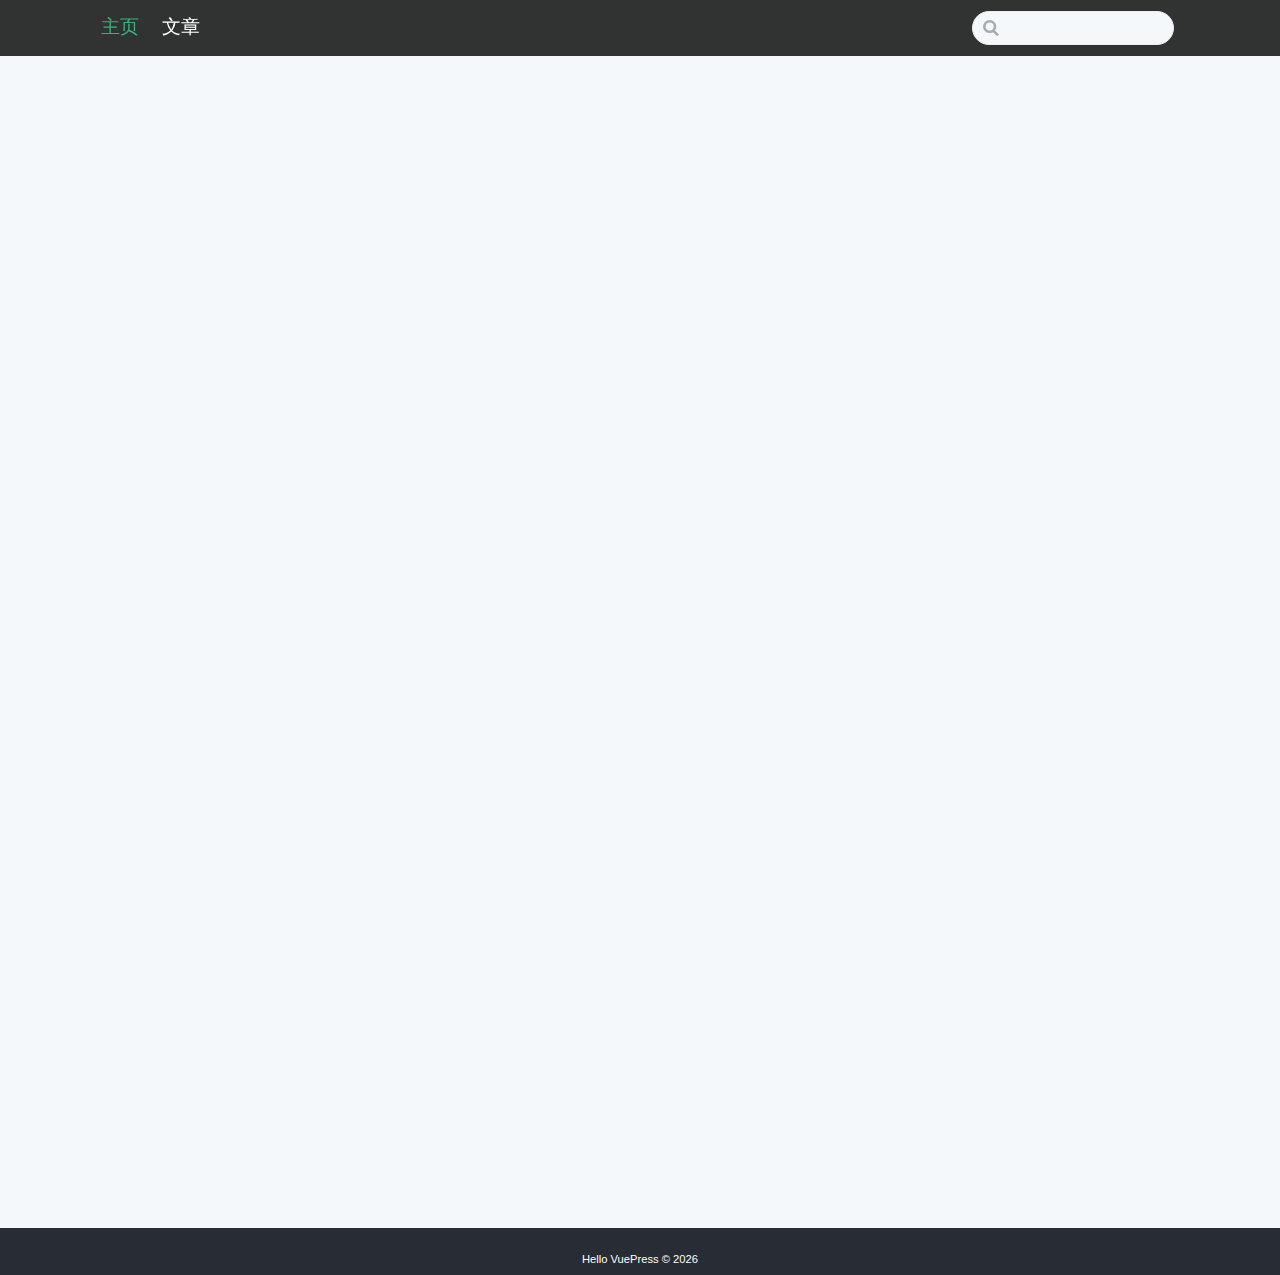
<file: index.html>
<!DOCTYPE html>
<html lang="en-US">
  <head>
    <meta charset="utf-8">
    <meta name="viewport" content="width=device-width,initial-scale=1">
    <title>Vuepress | Hello VuePress</title>
    <meta name="generator" content="VuePress 1.5.2">
    <link rel="icon" href="/favicon.ico">
    <meta name="description" content="Just playing around">
    <meta name="author" content="Krt">
    <link rel="preload" href="/assets/css/0.styles.e9daa439.css" as="style"><link rel="preload" href="/assets/js/app.891b1006.js" as="script"><link rel="preload" href="/assets/js/2.49da84b6.js" as="script"><link rel="prefetch" href="/assets/js/3.32d1cef9.js"><link rel="prefetch" href="/assets/js/4.f854083d.js"><link rel="prefetch" href="/assets/js/5.68dd2bb0.js"><link rel="prefetch" href="/assets/js/6.a41f3cd3.js">
    <link rel="stylesheet" href="/assets/css/0.styles.e9daa439.css">
  </head>
  <body>
    <div id="app" data-server-rendered="true"><section id="global-layout" data-v-5857d194><header class="header cover-header" data-v-24e91c4a data-v-5857d194><div class="header-navbar" data-v-24e91c4a><div class="flex-xbc main header-nav" data-v-24e91c4a><div class="nav-link" data-v-24e91c4a><!----> <nav class="link-list" data-v-24e91c4a><a href="/" aria-current="page" class="list-item router-link-exact-active router-link-active" data-v-24e91c4a>主页</a><a href="/article/" class="list-item" data-v-24e91c4a>文章</a></nav></div> <div class="search-box" data-v-24e91c4a><input aria-label="Search" autocomplete="off" spellcheck="false" value=""> <!----></div></div></div> <!----></header> <!----> <section class="layout" data-v-638303e0 data-v-5857d194><section class="flex-w main list home-list" data-v-14b26b97 data-v-638303e0></section> <!----></section> <footer class="footer" data-v-78dac042 data-v-5857d194><nav class="link-list" data-v-78dac042></nav> <a href="/" aria-current="page" class="copyright router-link-exact-active router-link-active" data-v-78dac042>Hello VuePress © 2020</a></footer></section><div class="global-ui"><!----><!----></div></div>
    <script src="/assets/js/app.891b1006.js" defer></script><script src="/assets/js/2.49da84b6.js" defer></script>
  </body>
</html>
</file>
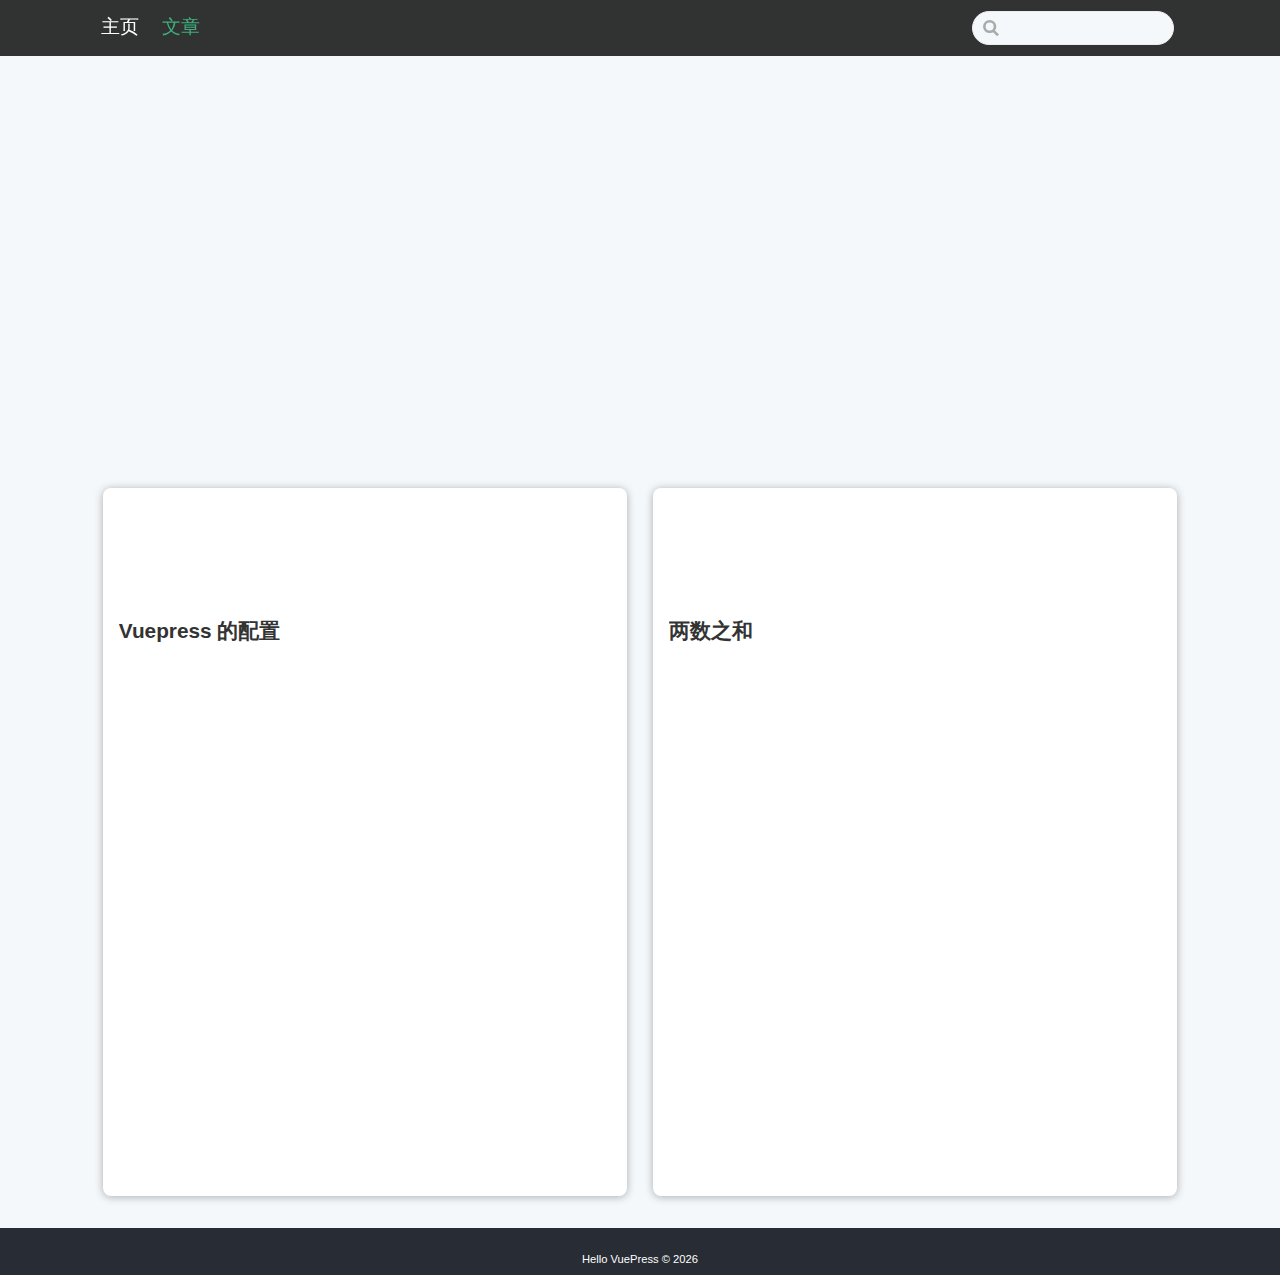
<file: article/index.html>
<!DOCTYPE html>
<html lang="en-US">
  <head>
    <meta charset="utf-8">
    <meta name="viewport" content="width=device-width,initial-scale=1">
    <title>article | Hello VuePress</title>
    <meta name="generator" content="VuePress 1.5.2">
    <link rel="icon" href="/favicon.ico">
    <meta name="description" content="Just playing around">
    <meta name="author" content="Krt">
    <link rel="preload" href="/assets/css/0.styles.e9daa439.css" as="style"><link rel="preload" href="/assets/js/app.891b1006.js" as="script"><link rel="preload" href="/assets/js/2.49da84b6.js" as="script"><link rel="prefetch" href="/assets/js/3.32d1cef9.js"><link rel="prefetch" href="/assets/js/4.f854083d.js"><link rel="prefetch" href="/assets/js/5.68dd2bb0.js"><link rel="prefetch" href="/assets/js/6.a41f3cd3.js">
    <link rel="stylesheet" href="/assets/css/0.styles.e9daa439.css">
  </head>
  <body>
    <div id="app" data-server-rendered="true"><section id="global-layout" data-v-5857d194><header class="header cover-header" data-v-24e91c4a data-v-5857d194><div class="header-navbar" data-v-24e91c4a><div class="flex-xbc main header-nav" data-v-24e91c4a><div class="nav-link" data-v-24e91c4a><!----> <nav class="link-list" data-v-24e91c4a><a href="/" class="list-item router-link-active" data-v-24e91c4a>主页</a><a href="/article/" aria-current="page" class="list-item router-link-exact-active router-link-active" data-v-24e91c4a>文章</a></nav></div> <div class="search-box" data-v-24e91c4a><input aria-label="Search" autocomplete="off" spellcheck="false" value=""> <!----></div></div></div> <!----></header> <!----> <section class="layout" data-v-638303e0 data-v-5857d194><section class="flex-w main list" data-v-14b26b97 data-v-638303e0><a href="/article/folder1/Vuepress%E7%9A%84%E9%85%8D%E7%BD%AE.html" class="flex-y list-item no-image" data-v-14b26b97><!----> <article class="flex-yb item-content" data-v-14b26b97><div class="content-categories" data-v-14b26b97></div> <h2 class="content-title" data-v-14b26b97>Vuepress 的配置</h2> <div class="content" data-v-14b26b97></div> <div class="content-tags" data-v-14b26b97></div></article></a><a href="/article/folder1/%E4%B8%A4%E6%95%B0%E4%B9%8B%E5%92%8C.html" class="flex-y list-item no-image" data-v-14b26b97><!----> <article class="flex-yb item-content" data-v-14b26b97><div class="content-categories" data-v-14b26b97></div> <h2 class="content-title" data-v-14b26b97>两数之和</h2> <div class="content" data-v-14b26b97></div> <div class="content-tags" data-v-14b26b97></div></article></a></section> <!----></section> <footer class="footer" data-v-78dac042 data-v-5857d194><nav class="link-list" data-v-78dac042></nav> <a href="/" class="copyright router-link-active" data-v-78dac042>Hello VuePress © 2020</a></footer></section><div class="global-ui"><!----><!----></div></div>
    <script src="/assets/js/app.891b1006.js" defer></script><script src="/assets/js/2.49da84b6.js" defer></script>
  </body>
</html>
</file>
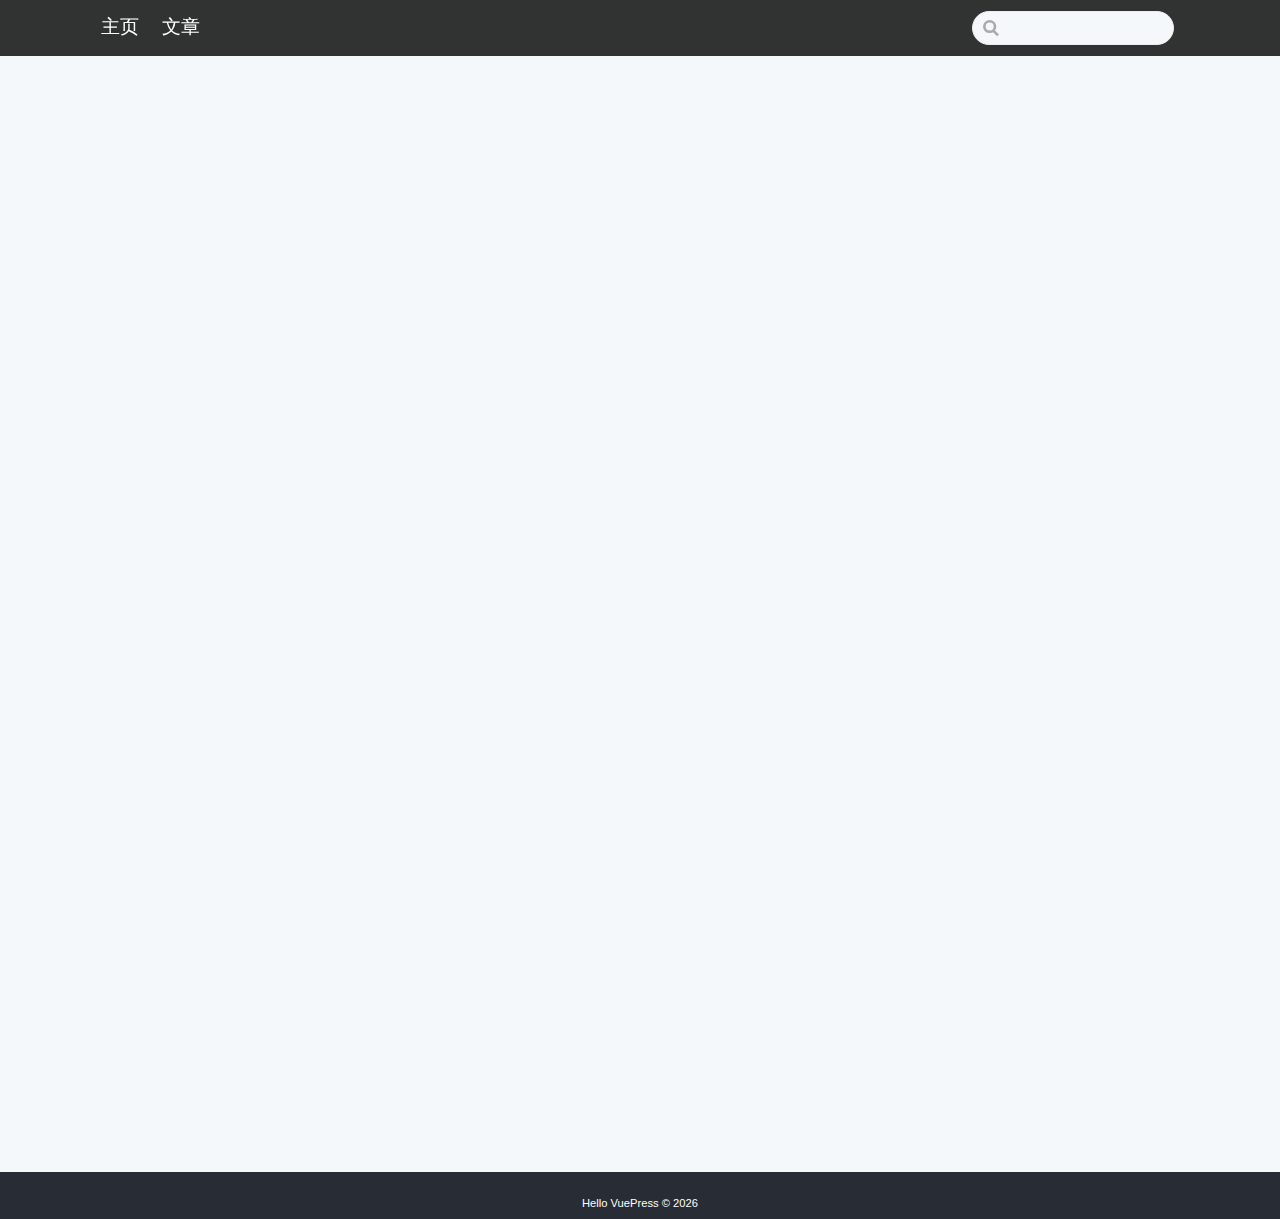
<file: category/index.html>
<!DOCTYPE html>
<html lang="en-US">
  <head>
    <meta charset="utf-8">
    <meta name="viewport" content="width=device-width,initial-scale=1">
    <title>Categories | Hello VuePress</title>
    <meta name="generator" content="VuePress 1.5.2">
    <link rel="icon" href="/favicon.ico">
    <meta name="description" content="Just playing around">
    <meta name="author" content="Krt">
    <link rel="preload" href="/assets/css/0.styles.e9daa439.css" as="style"><link rel="preload" href="/assets/js/app.891b1006.js" as="script"><link rel="prefetch" href="/assets/js/2.49da84b6.js"><link rel="prefetch" href="/assets/js/3.32d1cef9.js"><link rel="prefetch" href="/assets/js/4.f854083d.js"><link rel="prefetch" href="/assets/js/5.68dd2bb0.js"><link rel="prefetch" href="/assets/js/6.a41f3cd3.js">
    <link rel="stylesheet" href="/assets/css/0.styles.e9daa439.css">
  </head>
  <body>
    <div id="app" data-server-rendered="true"><section id="global-layout" data-v-5857d194><header class="header cover-header" data-v-24e91c4a data-v-5857d194><div class="header-navbar" data-v-24e91c4a><div class="flex-xbc main header-nav" data-v-24e91c4a><div class="nav-link" data-v-24e91c4a><!----> <nav class="link-list" data-v-24e91c4a><a href="/" class="list-item router-link-active" data-v-24e91c4a>主页</a><a href="/article/" class="list-item" data-v-24e91c4a>文章</a></nav></div> <div class="search-box" data-v-24e91c4a><input aria-label="Search" autocomplete="off" spellcheck="false" value=""> <!----></div></div></div> <!----></header> <!----> <section class="tag" data-v-5857d194 data-v-5857d194><section class="flex-xcc main tags-list" data-v-3b3817fc><nav class="flex-wbc list-content" data-v-3b3817fc></nav></section></section> <footer class="footer" data-v-78dac042 data-v-5857d194><nav class="link-list" data-v-78dac042></nav> <a href="/" class="copyright router-link-active" data-v-78dac042>Hello VuePress © 2020</a></footer></section><div class="global-ui"><!----><!----></div></div>
    <script src="/assets/js/app.891b1006.js" defer></script>
  </body>
</html>
</file>
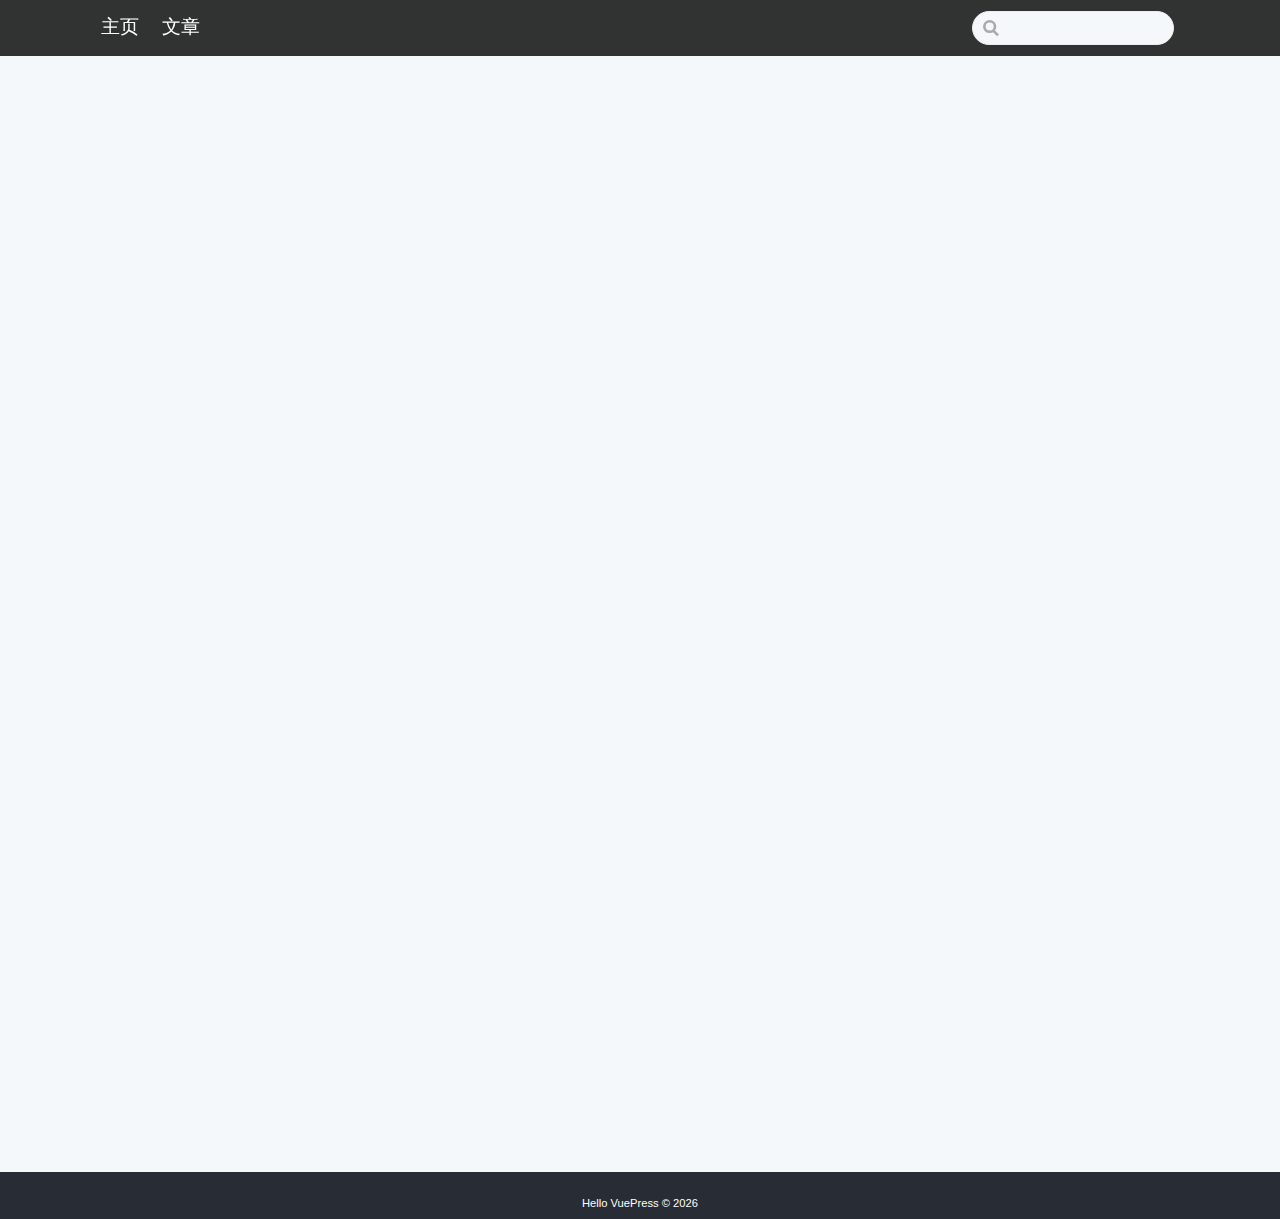
<file: tag/index.html>
<!DOCTYPE html>
<html lang="en-US">
  <head>
    <meta charset="utf-8">
    <meta name="viewport" content="width=device-width,initial-scale=1">
    <title>Tags | Hello VuePress</title>
    <meta name="generator" content="VuePress 1.5.2">
    <link rel="icon" href="/favicon.ico">
    <meta name="description" content="Just playing around">
    <meta name="author" content="Krt">
    <link rel="preload" href="/assets/css/0.styles.e9daa439.css" as="style"><link rel="preload" href="/assets/js/app.891b1006.js" as="script"><link rel="prefetch" href="/assets/js/2.49da84b6.js"><link rel="prefetch" href="/assets/js/3.32d1cef9.js"><link rel="prefetch" href="/assets/js/4.f854083d.js"><link rel="prefetch" href="/assets/js/5.68dd2bb0.js"><link rel="prefetch" href="/assets/js/6.a41f3cd3.js">
    <link rel="stylesheet" href="/assets/css/0.styles.e9daa439.css">
  </head>
  <body>
    <div id="app" data-server-rendered="true"><section id="global-layout" data-v-5857d194><header class="header cover-header" data-v-24e91c4a data-v-5857d194><div class="header-navbar" data-v-24e91c4a><div class="flex-xbc main header-nav" data-v-24e91c4a><div class="nav-link" data-v-24e91c4a><!----> <nav class="link-list" data-v-24e91c4a><a href="/" class="list-item router-link-active" data-v-24e91c4a>主页</a><a href="/article/" class="list-item" data-v-24e91c4a>文章</a></nav></div> <div class="search-box" data-v-24e91c4a><input aria-label="Search" autocomplete="off" spellcheck="false" value=""> <!----></div></div></div> <!----></header> <!----> <section class="tag" data-v-5857d194 data-v-5857d194><section class="flex-xcc main tags-list" data-v-3b3817fc><nav class="flex-wbc list-content" data-v-3b3817fc></nav></section></section> <footer class="footer" data-v-78dac042 data-v-5857d194><nav class="link-list" data-v-78dac042></nav> <a href="/" class="copyright router-link-active" data-v-78dac042>Hello VuePress © 2020</a></footer></section><div class="global-ui"><!----><!----></div></div>
    <script src="/assets/js/app.891b1006.js" defer></script>
  </body>
</html>
</file>
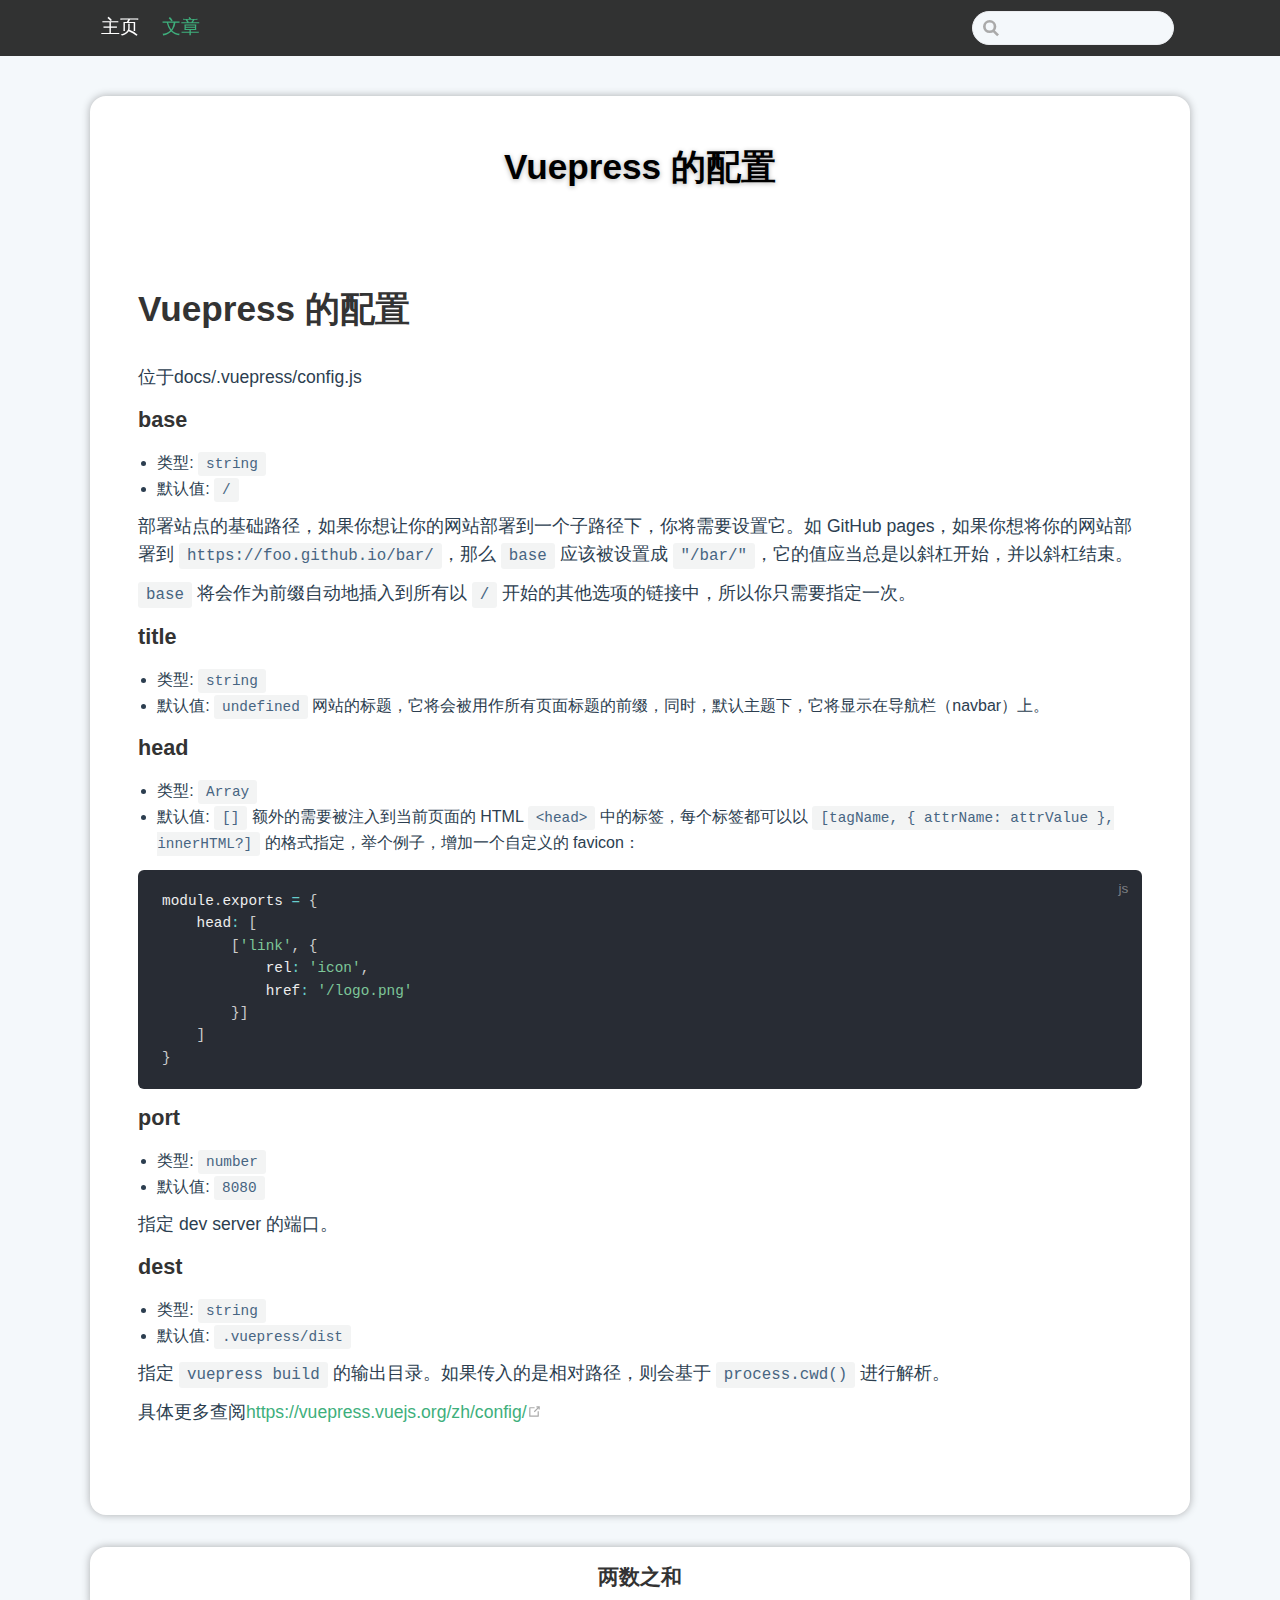
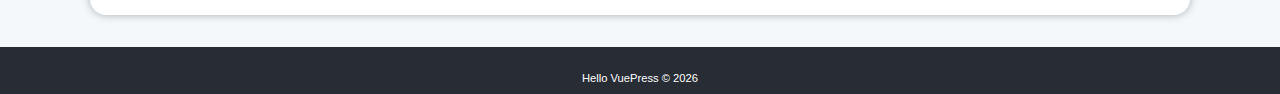
<file: article/folder1/Vuepress的配置.html>
<!DOCTYPE html>
<html lang="en-US">
  <head>
    <meta charset="utf-8">
    <meta name="viewport" content="width=device-width,initial-scale=1">
    <title>Vuepress 的配置 | Hello VuePress</title>
    <meta name="generator" content="VuePress 1.5.2">
    <link rel="icon" href="/favicon.ico">
    <meta name="description" content="Just playing around">
    <meta name="author" content="Krt">
    <link rel="preload" href="/assets/css/0.styles.e9daa439.css" as="style"><link rel="preload" href="/assets/js/app.891b1006.js" as="script"><link rel="preload" href="/assets/js/5.68dd2bb0.js" as="script"><link rel="prefetch" href="/assets/js/2.49da84b6.js"><link rel="prefetch" href="/assets/js/3.32d1cef9.js"><link rel="prefetch" href="/assets/js/4.f854083d.js"><link rel="prefetch" href="/assets/js/6.a41f3cd3.js">
    <link rel="stylesheet" href="/assets/css/0.styles.e9daa439.css">
  </head>
  <body>
    <div id="app" data-server-rendered="true"><section id="global-layout" data-v-5857d194><header class="header" data-v-24e91c4a data-v-5857d194><div class="header-navbar" data-v-24e91c4a><div class="flex-xbc main header-nav" data-v-24e91c4a><div class="nav-link" data-v-24e91c4a><!----> <nav class="link-list" data-v-24e91c4a><a href="/" class="list-item router-link-active" data-v-24e91c4a>主页</a><a href="/article/" class="list-item router-link-active" data-v-24e91c4a>文章</a></nav></div> <div class="search-box" data-v-24e91c4a><input aria-label="Search" autocomplete="off" spellcheck="false" value=""> <!----></div></div></div> </header> <!----> <section class="page" data-v-5857d194 data-v-5857d194><section class="info no-bg" data-v-aecaec68><article class="main info-content" data-v-13673eb0 data-v-aecaec68><div class="content-header" data-v-13673eb0><h1 class="header-title" data-v-13673eb0>Vuepress 的配置</h1></div> <!----> <div class="content content__default" data-v-13673eb0><h1 id="vuepress-的配置"><a href="#vuepress-的配置" class="header-anchor">#</a> Vuepress 的配置</h1> <p>位于docs/.vuepress/config.js</p> <h3 id="base"><a href="#base" class="header-anchor">#</a> base</h3> <ul><li>类型: <code>string</code></li> <li>默认值: <code>/</code></li></ul> <p>部署站点的基础路径，如果你想让你的网站部署到一个子路径下，你将需要设置它。如 GitHub pages，如果你想将你的网站部署到 <code>https://foo.github.io/bar/</code>，那么 <code>base</code> 应该被设置成 <code>&quot;/bar/&quot;</code>，它的值应当总是以斜杠开始，并以斜杠结束。</p> <p><code>base</code> 将会作为前缀自动地插入到所有以 <code>/</code> 开始的其他选项的链接中，所以你只需要指定一次。</p> <h3 id="title"><a href="#title" class="header-anchor">#</a> title</h3> <ul><li>类型: <code>string</code></li> <li>默认值: <code>undefined</code>
网站的标题，它将会被用作所有页面标题的前缀，同时，默认主题下，它将显示在导航栏（navbar）上。</li></ul> <h3 id="head"><a href="#head" class="header-anchor">#</a> head</h3> <ul><li>类型: <code>Array</code></li> <li>默认值: <code>[]</code>
额外的需要被注入到当前页面的 HTML <code>&lt;head&gt;</code> 中的标签，每个标签都可以以 <code>[tagName, { attrName: attrValue }, innerHTML?]</code> 的格式指定，举个例子，增加一个自定义的 favicon：</li></ul> <div class="language-javascript extra-class"><pre class="language-javascript"><code>module<span class="token punctuation">.</span>exports <span class="token operator">=</span> <span class="token punctuation">{</span>
    head<span class="token operator">:</span> <span class="token punctuation">[</span>
        <span class="token punctuation">[</span><span class="token string">'link'</span><span class="token punctuation">,</span> <span class="token punctuation">{</span>
            rel<span class="token operator">:</span> <span class="token string">'icon'</span><span class="token punctuation">,</span>
            href<span class="token operator">:</span> <span class="token string">'/logo.png'</span>
        <span class="token punctuation">}</span><span class="token punctuation">]</span>
    <span class="token punctuation">]</span>
<span class="token punctuation">}</span>
</code></pre></div><h3 id="port"><a href="#port" class="header-anchor">#</a> port</h3> <ul><li>类型: <code>number</code></li> <li>默认值: <code>8080</code></li></ul> <p>指定 dev server 的端口。</p> <h3 id="dest"><a href="#dest" class="header-anchor">#</a> dest</h3> <ul><li>类型: <code>string</code></li> <li>默认值: <code>.vuepress/dist</code></li></ul> <p>指定 <code>vuepress build</code> 的输出目录。如果传入的是相对路径，则会基于 <code>process.cwd()</code> 进行解析。</p> <p>具体更多查阅<a href="https://vuepress.vuejs.org/zh/config/" target="_blank" rel="noopener noreferrer">https://vuepress.vuejs.org/zh/config/<svg xmlns="http://www.w3.org/2000/svg" aria-hidden="true" x="0px" y="0px" viewBox="0 0 100 100" width="15" height="15" class="icon outbound"><path fill="currentColor" d="M18.8,85.1h56l0,0c2.2,0,4-1.8,4-4v-32h-8v28h-48v-48h28v-8h-32l0,0c-2.2,0-4,1.8-4,4v56C14.8,83.3,16.6,85.1,18.8,85.1z"></path> <polygon fill="currentColor" points="45.7,48.7 51.3,54.3 77.2,28.5 77.2,37.2 85.2,37.2 85.2,14.9 62.8,14.9 62.8,22.9 71.5,22.9"></polygon></svg></a></p></div> <div class="content-time" data-v-13673eb0><!----> <!----></div></article> <section class="flex-xb main info-nav" data-v-656fc629 data-v-aecaec68><!----> <a href="/article/folder1/%E4%B8%A4%E6%95%B0%E4%B9%8B%E5%92%8C.html" class="flex-xb nav-item" data-v-656fc629><!----> <article class="flex-ysc item-content" data-v-656fc629><h2 class="content-title" data-v-656fc629>两数之和</h2> <div class="content" data-v-656fc629></div></article></a></section> <!----></section></section> <footer class="footer" data-v-78dac042 data-v-5857d194><nav class="link-list" data-v-78dac042></nav> <a href="/" class="copyright router-link-active" data-v-78dac042>Hello VuePress © 2020</a></footer></section><div class="global-ui"><!----><!----></div></div>
    <script src="/assets/js/app.891b1006.js" defer></script><script src="/assets/js/5.68dd2bb0.js" defer></script>
  </body>
</html>
</file>
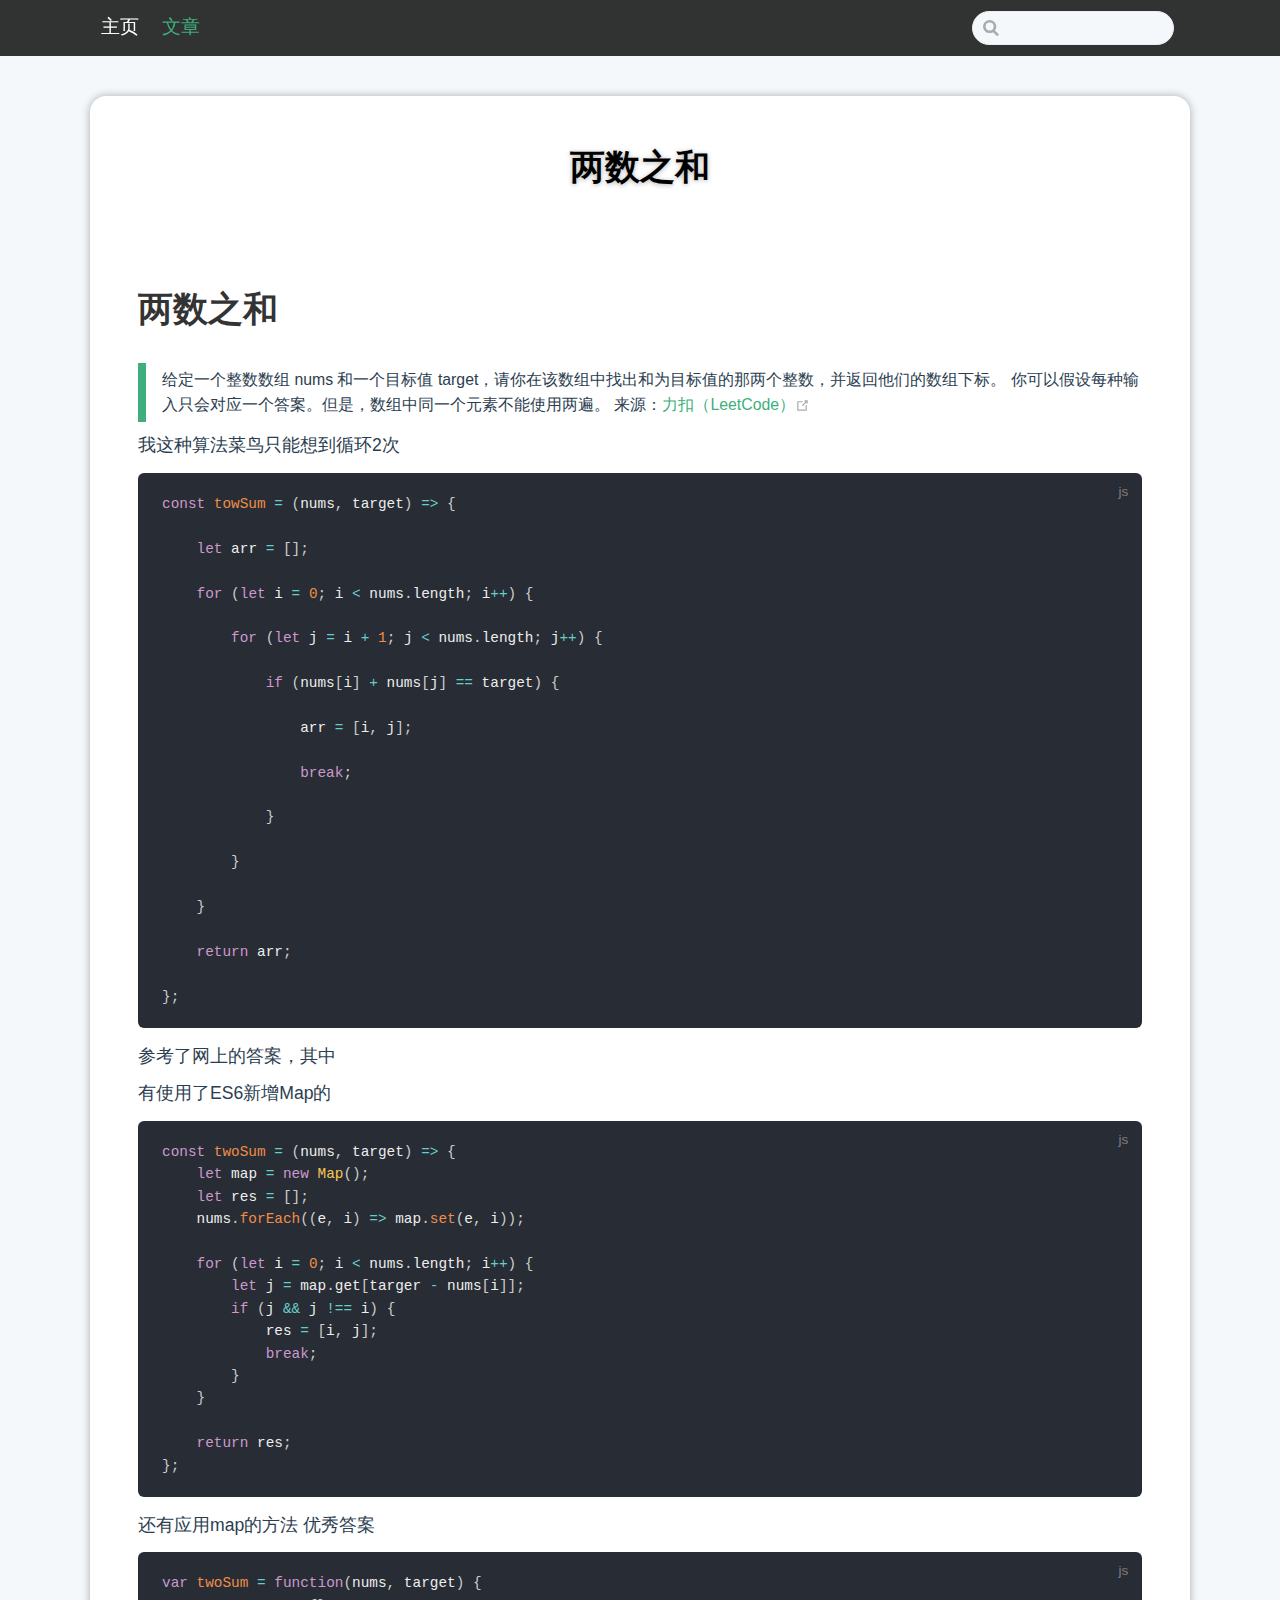
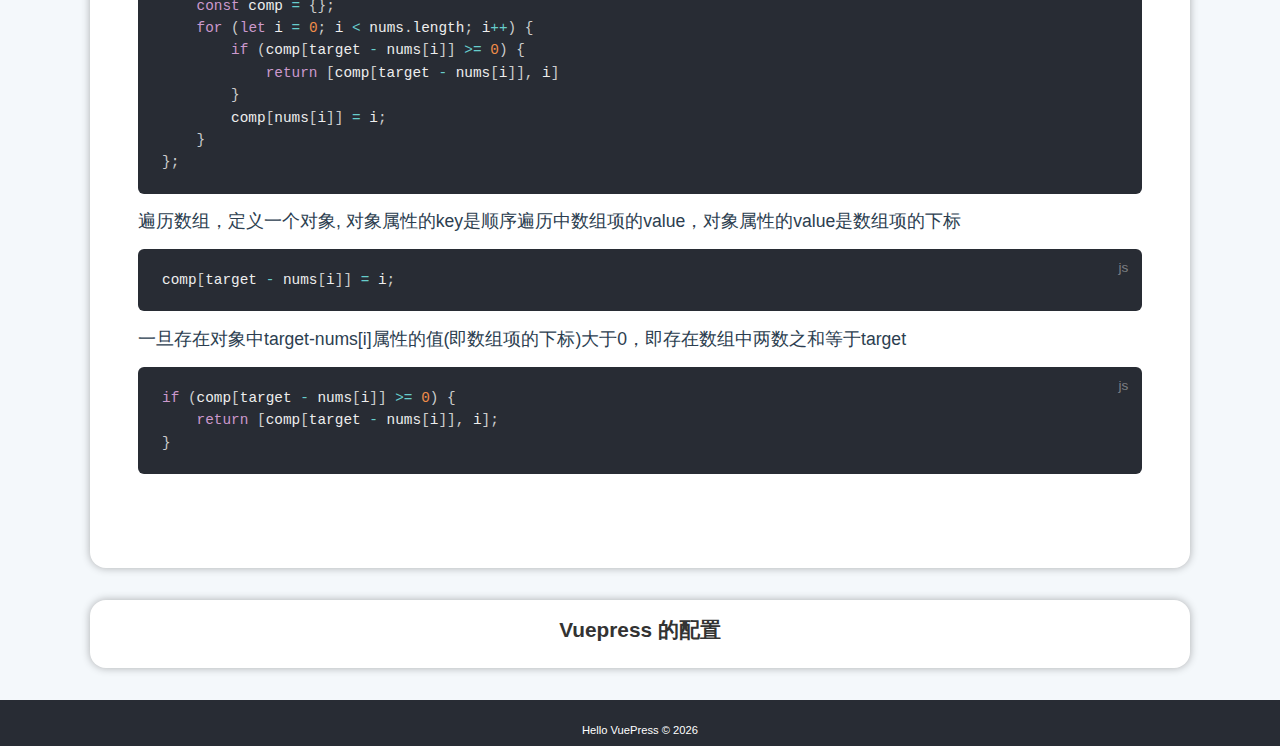
<file: article/folder1/两数之和.html>
<!DOCTYPE html>
<html lang="en-US">
  <head>
    <meta charset="utf-8">
    <meta name="viewport" content="width=device-width,initial-scale=1">
    <title>两数之和 | Hello VuePress</title>
    <meta name="generator" content="VuePress 1.5.2">
    <link rel="icon" href="/favicon.ico">
    <meta name="description" content="Just playing around">
    <meta name="author" content="Krt">
    <link rel="preload" href="/assets/css/0.styles.e9daa439.css" as="style"><link rel="preload" href="/assets/js/app.891b1006.js" as="script"><link rel="preload" href="/assets/js/6.a41f3cd3.js" as="script"><link rel="prefetch" href="/assets/js/2.49da84b6.js"><link rel="prefetch" href="/assets/js/3.32d1cef9.js"><link rel="prefetch" href="/assets/js/4.f854083d.js"><link rel="prefetch" href="/assets/js/5.68dd2bb0.js">
    <link rel="stylesheet" href="/assets/css/0.styles.e9daa439.css">
  </head>
  <body>
    <div id="app" data-server-rendered="true"><section id="global-layout" data-v-5857d194><header class="header" data-v-24e91c4a data-v-5857d194><div class="header-navbar" data-v-24e91c4a><div class="flex-xbc main header-nav" data-v-24e91c4a><div class="nav-link" data-v-24e91c4a><!----> <nav class="link-list" data-v-24e91c4a><a href="/" class="list-item router-link-active" data-v-24e91c4a>主页</a><a href="/article/" class="list-item router-link-active" data-v-24e91c4a>文章</a></nav></div> <div class="search-box" data-v-24e91c4a><input aria-label="Search" autocomplete="off" spellcheck="false" value=""> <!----></div></div></div> </header> <!----> <section class="page" data-v-5857d194 data-v-5857d194><section class="info no-bg" data-v-aecaec68><article class="main info-content" data-v-13673eb0 data-v-aecaec68><div class="content-header" data-v-13673eb0><h1 class="header-title" data-v-13673eb0>两数之和</h1></div> <!----> <div class="content content__default" data-v-13673eb0><h1 id="两数之和"><a href="#两数之和" class="header-anchor">#</a> 两数之和</h1> <blockquote><p>给定一个整数数组 nums 和一个目标值 target，请你在该数组中找出和为目标值的那两个整数，并返回他们的数组下标。
你可以假设每种输入只会对应一个答案。但是，数组中同一个元素不能使用两遍。
来源：<a href="https://leetcode-cn.com/problems/two-sum" target="_blank" rel="noopener noreferrer">力扣（LeetCode）<svg xmlns="http://www.w3.org/2000/svg" aria-hidden="true" x="0px" y="0px" viewBox="0 0 100 100" width="15" height="15" class="icon outbound"><path fill="currentColor" d="M18.8,85.1h56l0,0c2.2,0,4-1.8,4-4v-32h-8v28h-48v-48h28v-8h-32l0,0c-2.2,0-4,1.8-4,4v56C14.8,83.3,16.6,85.1,18.8,85.1z"></path> <polygon fill="currentColor" points="45.7,48.7 51.3,54.3 77.2,28.5 77.2,37.2 85.2,37.2 85.2,14.9 62.8,14.9 62.8,22.9 71.5,22.9"></polygon></svg></a></p></blockquote> <p>我这种算法菜鸟只能想到循环2次</p> <div class="language-javascript extra-class"><pre class="language-javascript"><code><span class="token keyword">const</span> <span class="token function-variable function">towSum</span> <span class="token operator">=</span> <span class="token punctuation">(</span><span class="token parameter">nums<span class="token punctuation">,</span> target</span><span class="token punctuation">)</span> <span class="token operator">=&gt;</span> <span class="token punctuation">{</span>

    <span class="token keyword">let</span> arr <span class="token operator">=</span> <span class="token punctuation">[</span><span class="token punctuation">]</span><span class="token punctuation">;</span>

    <span class="token keyword">for</span> <span class="token punctuation">(</span><span class="token keyword">let</span> i <span class="token operator">=</span> <span class="token number">0</span><span class="token punctuation">;</span> i <span class="token operator">&lt;</span> nums<span class="token punctuation">.</span>length<span class="token punctuation">;</span> i<span class="token operator">++</span><span class="token punctuation">)</span> <span class="token punctuation">{</span>

        <span class="token keyword">for</span> <span class="token punctuation">(</span><span class="token keyword">let</span> j <span class="token operator">=</span> i <span class="token operator">+</span> <span class="token number">1</span><span class="token punctuation">;</span> j <span class="token operator">&lt;</span> nums<span class="token punctuation">.</span>length<span class="token punctuation">;</span> j<span class="token operator">++</span><span class="token punctuation">)</span> <span class="token punctuation">{</span>

            <span class="token keyword">if</span> <span class="token punctuation">(</span>nums<span class="token punctuation">[</span>i<span class="token punctuation">]</span> <span class="token operator">+</span> nums<span class="token punctuation">[</span>j<span class="token punctuation">]</span> <span class="token operator">==</span> target<span class="token punctuation">)</span> <span class="token punctuation">{</span>

                arr <span class="token operator">=</span> <span class="token punctuation">[</span>i<span class="token punctuation">,</span> j<span class="token punctuation">]</span><span class="token punctuation">;</span>

                <span class="token keyword">break</span><span class="token punctuation">;</span>

            <span class="token punctuation">}</span>

        <span class="token punctuation">}</span>

    <span class="token punctuation">}</span>

    <span class="token keyword">return</span> arr<span class="token punctuation">;</span>

<span class="token punctuation">}</span><span class="token punctuation">;</span>
</code></pre></div><p>参考了网上的答案，其中</p> <p>有使用了ES6新增Map的</p> <div class="language-javascript extra-class"><pre class="language-javascript"><code><span class="token keyword">const</span> <span class="token function-variable function">twoSum</span> <span class="token operator">=</span> <span class="token punctuation">(</span><span class="token parameter">nums<span class="token punctuation">,</span> target</span><span class="token punctuation">)</span> <span class="token operator">=&gt;</span> <span class="token punctuation">{</span>
    <span class="token keyword">let</span> map <span class="token operator">=</span> <span class="token keyword">new</span> <span class="token class-name">Map</span><span class="token punctuation">(</span><span class="token punctuation">)</span><span class="token punctuation">;</span>
    <span class="token keyword">let</span> res <span class="token operator">=</span> <span class="token punctuation">[</span><span class="token punctuation">]</span><span class="token punctuation">;</span>
    nums<span class="token punctuation">.</span><span class="token function">forEach</span><span class="token punctuation">(</span><span class="token punctuation">(</span><span class="token parameter">e<span class="token punctuation">,</span> i</span><span class="token punctuation">)</span> <span class="token operator">=&gt;</span> map<span class="token punctuation">.</span><span class="token function">set</span><span class="token punctuation">(</span>e<span class="token punctuation">,</span> i<span class="token punctuation">)</span><span class="token punctuation">)</span><span class="token punctuation">;</span>

    <span class="token keyword">for</span> <span class="token punctuation">(</span><span class="token keyword">let</span> i <span class="token operator">=</span> <span class="token number">0</span><span class="token punctuation">;</span> i <span class="token operator">&lt;</span> nums<span class="token punctuation">.</span>length<span class="token punctuation">;</span> i<span class="token operator">++</span><span class="token punctuation">)</span> <span class="token punctuation">{</span>
        <span class="token keyword">let</span> j <span class="token operator">=</span> map<span class="token punctuation">.</span>get<span class="token punctuation">[</span>targer <span class="token operator">-</span> nums<span class="token punctuation">[</span>i<span class="token punctuation">]</span><span class="token punctuation">]</span><span class="token punctuation">;</span>
        <span class="token keyword">if</span> <span class="token punctuation">(</span>j <span class="token operator">&amp;&amp;</span> j <span class="token operator">!==</span> i<span class="token punctuation">)</span> <span class="token punctuation">{</span>
            res <span class="token operator">=</span> <span class="token punctuation">[</span>i<span class="token punctuation">,</span> j<span class="token punctuation">]</span><span class="token punctuation">;</span>
            <span class="token keyword">break</span><span class="token punctuation">;</span>
        <span class="token punctuation">}</span>
    <span class="token punctuation">}</span>

    <span class="token keyword">return</span> res<span class="token punctuation">;</span>
<span class="token punctuation">}</span><span class="token punctuation">;</span>
</code></pre></div><p>还有应用map的方法
优秀答案</p> <div class="language-javascript extra-class"><pre class="language-javascript"><code><span class="token keyword">var</span> <span class="token function-variable function">twoSum</span> <span class="token operator">=</span> <span class="token keyword">function</span><span class="token punctuation">(</span><span class="token parameter">nums<span class="token punctuation">,</span> target</span><span class="token punctuation">)</span> <span class="token punctuation">{</span>
    <span class="token keyword">const</span> comp <span class="token operator">=</span> <span class="token punctuation">{</span><span class="token punctuation">}</span><span class="token punctuation">;</span>
    <span class="token keyword">for</span> <span class="token punctuation">(</span><span class="token keyword">let</span> i <span class="token operator">=</span> <span class="token number">0</span><span class="token punctuation">;</span> i <span class="token operator">&lt;</span> nums<span class="token punctuation">.</span>length<span class="token punctuation">;</span> i<span class="token operator">++</span><span class="token punctuation">)</span> <span class="token punctuation">{</span>
        <span class="token keyword">if</span> <span class="token punctuation">(</span>comp<span class="token punctuation">[</span>target <span class="token operator">-</span> nums<span class="token punctuation">[</span>i<span class="token punctuation">]</span><span class="token punctuation">]</span> <span class="token operator">&gt;=</span> <span class="token number">0</span><span class="token punctuation">)</span> <span class="token punctuation">{</span>
            <span class="token keyword">return</span> <span class="token punctuation">[</span>comp<span class="token punctuation">[</span>target <span class="token operator">-</span> nums<span class="token punctuation">[</span>i<span class="token punctuation">]</span><span class="token punctuation">]</span><span class="token punctuation">,</span> i<span class="token punctuation">]</span>
        <span class="token punctuation">}</span>
        comp<span class="token punctuation">[</span>nums<span class="token punctuation">[</span>i<span class="token punctuation">]</span><span class="token punctuation">]</span> <span class="token operator">=</span> i<span class="token punctuation">;</span>
    <span class="token punctuation">}</span>
<span class="token punctuation">}</span><span class="token punctuation">;</span>
</code></pre></div><p>遍历数组，定义一个对象,
对象属性的key是顺序遍历中数组项的value，对象属性的value是数组项的下标</p> <div class="language-javascript extra-class"><pre class="language-javascript"><code>comp<span class="token punctuation">[</span>target <span class="token operator">-</span> nums<span class="token punctuation">[</span>i<span class="token punctuation">]</span><span class="token punctuation">]</span> <span class="token operator">=</span> i<span class="token punctuation">;</span>
</code></pre></div><p>一旦存在对象中target-nums[i]属性的值(即数组项的下标)大于0，即存在数组中两数之和等于target</p> <div class="language-javascript extra-class"><pre class="language-javascript"><code><span class="token keyword">if</span> <span class="token punctuation">(</span>comp<span class="token punctuation">[</span>target <span class="token operator">-</span> nums<span class="token punctuation">[</span>i<span class="token punctuation">]</span><span class="token punctuation">]</span> <span class="token operator">&gt;=</span> <span class="token number">0</span><span class="token punctuation">)</span> <span class="token punctuation">{</span>
    <span class="token keyword">return</span> <span class="token punctuation">[</span>comp<span class="token punctuation">[</span>target <span class="token operator">-</span> nums<span class="token punctuation">[</span>i<span class="token punctuation">]</span><span class="token punctuation">]</span><span class="token punctuation">,</span> i<span class="token punctuation">]</span><span class="token punctuation">;</span>
<span class="token punctuation">}</span>
</code></pre></div></div> <div class="content-time" data-v-13673eb0><!----> <!----></div></article> <section class="flex-xb main info-nav" data-v-656fc629 data-v-aecaec68><a href="/article/folder1/Vuepress%E7%9A%84%E9%85%8D%E7%BD%AE.html" class="flex-xb nav-item" data-v-656fc629><!----> <article class="flex-ysc item-content" data-v-656fc629><h2 class="content-title" data-v-656fc629>Vuepress 的配置</h2> <div class="content" data-v-656fc629></div></article></a> <!----></section> <!----></section></section> <footer class="footer" data-v-78dac042 data-v-5857d194><nav class="link-list" data-v-78dac042></nav> <a href="/" class="copyright router-link-active" data-v-78dac042>Hello VuePress © 2020</a></footer></section><div class="global-ui"><!----><!----></div></div>
    <script src="/assets/js/app.891b1006.js" defer></script><script src="/assets/js/6.a41f3cd3.js" defer></script>
  </body>
</html>
</file>
<file: assets/css/0.styles.e9daa439.css>
.search-box{display:inline-block;position:relative;margin-right:1rem}.search-box input{cursor:text;width:10rem;height:2rem;color:#4e6e8e;display:inline-block;border:1px solid #cfd4db;border-radius:2rem;font-size:.9rem;line-height:2rem;padding:0 .5rem 0 2rem;outline:none;transition:all .2s ease;background:#fff url(/assets/img/search.83621669.svg) .6rem .5rem no-repeat;background-size:1rem}.search-box input:focus{cursor:auto}.search-box .suggestions{background:#fff;width:20rem;position:absolute;top:2rem;border:1px solid #cfd4db;border-radius:6px;padding:.4rem;list-style-type:none}.search-box .suggestions.align-right{right:0}.search-box .suggestion{line-height:1.4;padding:.4rem .6rem;border-radius:4px;cursor:pointer}.search-box .suggestion a{white-space:normal}.search-box .suggestion a .page-title{font-weight:600}.search-box .suggestion a .header{font-size:.9em;margin-left:.25em}.search-box .suggestion.focused{background-color:#f3f4f5}@media (max-width:959px){.search-box input{cursor:pointer;width:0;border-color:transparent;position:relative}.search-box input:focus{cursor:text;left:0;width:10rem}}@media (-ms-high-contrast:none){.search-box input{height:2rem}}@media (max-width:959px) and (min-width:719px){.search-box .suggestions{left:0}}@media (max-width:719px){.search-box{margin-right:0}.search-box input{left:1rem}.search-box .suggestions{right:0}}@media (max-width:419px){.search-box .suggestions{width:calc(100vw - 4rem)}.search-box input:focus{width:8rem}}.header[data-v-24e91c4a]{position:relative}.header .header-navbar[data-v-24e91c4a]{position:fixed;top:0;left:0;right:0;z-index:100;background:rgba(0,0,0,.8);-webkit-backdrop-filter:blur(5px);backdrop-filter:blur(5px);transition:all .5s ease-in-out}@media (prefers-color-scheme:dark){.header .header-navbar[data-v-24e91c4a]{background:rgba(0,0,0,.8)}}.header .header-navbar .header-nav .nav-link .link-logo[data-v-24e91c4a],.header .header-navbar .header-nav[data-v-24e91c4a]{height:3.5rem}.header .header-navbar .header-nav .nav-link .link-logo .logo-img[data-v-24e91c4a]{padding:16.5% 0;height:50%}.header .header-navbar .header-nav .nav-link .link-list[data-v-24e91c4a]{display:inline-block}.header .header-navbar .header-nav .nav-link .link-list .list-item[data-v-24e91c4a]{display:inline-block;padding:0 .7rem;font-size:1.2rem;color:#fff;line-height:3.5rem}.header .header-navbar .header-nav .nav-link .link-list .list-item[data-v-24e91c4a]:after{content:"";display:block;margin-left:20%;width:60%;height:.1rem;background:#3eaf7c;transform:scaleX(0);transition:transform .5s ease-out}.header .header-navbar .header-nav .nav-link .link-list .list-item[data-v-24e91c4a]:hover:after{transform:scaleX(1);transition:transform .5s ease-out}.header .header-navbar .header-nav .nav-link .link-list .router-link-active[data-v-24e91c4a],.header .header-navbar .header-nav .nav-link .link-list .router-link-exact-active[data-v-24e91c4a]{color:#3eaf7c}.header .header-navbar .header-nav .nav-link .link-list .list-item:first-child.router-link-active[data-v-24e91c4a]{color:#fff}.header .header-navbar .header-nav .nav-link .link-list .list-item:first-child.router-link-exact-active[data-v-24e91c4a]{color:#3eaf7c}@media (max-width:37.5rem){.nav-link[data-v-24e91c4a]{white-space:nowrap;overflow-x:scroll}.nav-link .link-logo[data-v-24e91c4a]{display:none}}.cover-header[data-v-24e91c4a]{height:25rem}.footer[data-v-78dac042]{padding:1rem 0 .5rem;background:#282c34;text-align:center;transition:background .5s ease-in-out}@media (prefers-color-scheme:dark){.footer[data-v-78dac042]{background:#282c34}}.footer .link-list .list-item[data-v-78dac042]{margin:0 .5rem;font-size:.9rem;color:#fff}.footer .copyright[data-v-78dac042]{display:inline-block;margin-top:.55rem;font-size:.7rem;color:#fff}.header-cover[data-v-165b54b0]{position:absolute;top:0;bottom:0;left:0;right:0;width:100%;height:100%;background-size:cover;background-position:50%}.header-cover .cover-title[data-v-165b54b0]{width:100%;text-align:center}.header-cover .cover-title .title-img[data-v-165b54b0]{max-width:100%;max-height:5rem}.header-cover .cover-title .title-text[data-v-165b54b0]{max-width:100%;max-height:5rem;font-size:4rem;color:#fff;overflow-wrap:break-word}.header-cover .cover-text[data-v-165b54b0]{margin-top:.5rem;font-size:1.2rem;color:#fff}@media (max-width:37.5rem){.header-cover .cover-title .title-text[data-v-165b54b0]{font-size:3rem}}.info-content[data-v-13673eb0]{border-radius:1rem;box-shadow:0 0 8px rgba(0,0,0,.3);background:#fff;transition:all .5s ease-in-out}@media (prefers-color-scheme:dark){.info-content[data-v-13673eb0]{box-shadow:0 0 8px rgba(0,0,0,.3);background:#222}}.info-content .content-header[data-v-13673eb0]{padding:3rem 0 1rem;text-align:center}.info-content .content-header .header-title[data-v-13673eb0]{font-size:2.2rem;color:#000;font-weight:700;text-shadow:0 1px 5px rgba(0,0,0,.3);transition:all .5s ease-in-out}@media (prefers-color-scheme:dark){.info-content .content-header .header-title[data-v-13673eb0]{color:#eaecef;text-shadow:0 1px 5px rgba(0,0,0,.3)}}.info-content .content-tag .tag-list[data-v-13673eb0]{padding:.5rem 0}.info-content .content-tag .tag-list .tag-text[data-v-13673eb0]{display:inline-block;padding:.2rem .5rem;font-size:1.2rem;color:#3eaf7c;transition:all .5s ease-in-out}@media (prefers-color-scheme:dark){.info-content .content-tag .tag-list .tag-text[data-v-13673eb0]{color:#3eaf7c}}.info-content .content-tag .tag-space[data-v-13673eb0]{color:#000;transition:color .5s ease-in-out}@media (prefers-color-scheme:dark){.info-content .content-tag .tag-space[data-v-13673eb0]{color:#eaecef}}.info-content .content-time[data-v-13673eb0]{padding:0 3rem 2rem;text-align:right}.info-content .content-time .time-text[data-v-13673eb0]{display:block;font-size:.9rem;color:#2c3e50;transition:all .5s ease-in-out}@media (prefers-color-scheme:dark){.info-content .content-time .time-text[data-v-13673eb0]{color:#ccc}}.info-nav .nav-item[data-v-656fc629]{margin-top:2rem;width:100%;max-height:12rem;border-radius:1rem;overflow:hidden;background:#fff;box-shadow:0 0 8px rgba(0,0,0,.3);transition:all .5s ease-in-out}@media (prefers-color-scheme:dark){.info-nav .nav-item[data-v-656fc629]{background:#222;box-shadow:0 0 8px rgba(0,0,0,.3)}}.info-nav .nav-item[data-v-656fc629]:nth-child(2){margin-left:2rem}.info-nav .nav-item[data-v-656fc629]:hover{transform:scale3d(1.01,1.01,1);transition:all .5s ease-in-out}.info-nav .nav-item .item-img[data-v-656fc629]{flex:1 0 35%;min-height:9.5rem;max-height:12rem;overflow:hidden}.info-nav .nav-item .item-img .img[data-v-656fc629]{width:auto}.info-nav .nav-item .item-content[data-v-656fc629]{padding:1rem;width:100%;max-height:10rem}.info-nav .nav-item .item-content .content-title[data-v-656fc629]{font-size:1.3rem;color:#333;font-weight:700;transition:color .5s ease-in-out}@media (prefers-color-scheme:dark){.info-nav .nav-item .item-content .content-title[data-v-656fc629]{color:#eaecef}}.info-nav .nav-item .item-content .content[data-v-656fc629]{flex:1;margin-top:.5rem;padding:0;max-height:19rem;overflow:hidden;font-size:.9rem;color:#2c3e50;transition:color .5s ease-in-out}@media (prefers-color-scheme:dark){.info-nav .nav-item .item-content .content[data-v-656fc629]{color:#ccc}}@media (max-width:37.5rem){.info-nav[data-v-656fc629]{flex-direction:column;justify-content:center;padding:0}.info-nav .nav-item[data-v-656fc629]{margin-top:1rem}.info-nav .nav-item[data-v-656fc629]:nth-child(2){margin-left:0}.info-nav .nav-item .item-img[data-v-656fc629]{max-height:10rem}.info-nav .nav-item .item-content[data-v-656fc629]{max-height:8rem}}.info[data-v-aecaec68]{padding:19.125rem .5rem 2rem;min-height:calc(100vh - 25.575rem);background-size:cover;background-position:50%;background-attachment:fixed}.no-bg[data-v-aecaec68]{padding-top:6rem;min-height:calc(100vh - 12.45rem)}.tags-list[data-v-3b3817fc]{min-height:calc(100vh - 8rem)}.tags-list .list-content .list-item[data-v-3b3817fc]{position:relative;margin:1.5rem 1rem;border-radius:.5rem;box-shadow:0 1px 5px rgba(0,0,0,.3);background:#fff;transition:transform .5s ease-in-out}@media (prefers-color-scheme:dark){.tags-list .list-content .list-item[data-v-3b3817fc]{box-shadow:0 1px 5px rgba(0,0,0,.3);background:#222}}.tags-list .list-content .list-item[data-v-3b3817fc]:hover{transform:scale3d(1.05,1.05,1);transition:transform .5s ease-in-out}.tags-list .list-content .list-item .item-count[data-v-3b3817fc]{padding:.5rem .5rem 0;font-size:1rem;color:#3eaf7c;text-align:right;transition:color .5s ease-in-out}@media (prefers-color-scheme:dark){.tags-list .list-content .list-item .item-count[data-v-3b3817fc]{color:#3eaf7c}}.tags-list .list-content .list-item .item-text[data-v-3b3817fc]{padding:0 3rem .3rem;font-size:1.4rem;color:#333;transform:translateY(-.8rem);transition:color .5s ease-in-out}@media (prefers-color-scheme:dark){.tags-list .list-content .list-item .item-text[data-v-3b3817fc]{color:#eaecef}}.cover-list[data-v-3b3817fc]{min-height:calc(100vh - 29.5rem)}@media (max-width:37.5rem){.tags-list .list-content .list-item[data-v-3b3817fc]{margin:1rem .8rem}.tags-list .list-content .list-item .item-count[data-v-3b3817fc]{font-size:12px}.tags-list .list-content .list-item .item-text[data-v-3b3817fc]{padding:0 1.5rem .3rem;font-size:1rem;transform:translateY(-.5rem)}}html{font-size:16px}body,button,input,select,textarea{font-family:-apple-system,BlinkMacSystemFont,Microsoft YaHei,Segoe UI,Roboto,Source Han Sans SC,Oxygen,Ubuntu,Cantarell,Fira Sans,Droid Sans,Helvetica Neu,PingFang SC,sans-serif}.pointer{cursor:pointer;-webkit-user-select:none;-moz-user-select:none;-ms-user-select:none;user-select:none}.inblock{display:inline-block;vertical-align:top}.img{width:100%;height:100%}.main{margin:0 auto;width:100%;max-width:68.75rem}@media (max-width:37.5rem){.main{padding:0 .5rem;width:auto}}.search-box input{border:1px solid #eaecef;background-color:#f4f8fb;transition:all .5s ease-in-out}.search-box input:focus{border-color:#3eaf7c}.search-box .suggestions{background:#f4f8fb;border-color:#cfd4db}.search-box .suggestion a{color:#5d82a6}.search-box .suggestion.focused{background-color:#d0e1ee}.search-box .suggestion.focused a{color:#3eaf7c}@media (prefers-color-scheme:dark){.search-box input{border:1px solid #4e4e4e;background-color:#282c34}.search-box input:focus{border-color:#3eaf7c}.search-box .suggestions{background:#282c34;border-color:#313640}.search-box .suggestion a{color:#dedede}.search-box .suggestion.focused{background-color:#24282f}.search-box .suggestion.focused a{color:#3eaf7c}}@media (max-width:37.5rem){.search-box{margin-right:0}.search-box input{left:0!important}}.fade-transform-enter-active,.fade-transform-leave-active{transition:all .2s}.fade-transform-enter{opacity:0;transform:scale(.99)}.fade-transform-leave-to{opacity:0;transform:scale(1.01)}.global-ui .go-to-top{z-index:100}.global-ui .sw-update-popup{border-color:#3eaf7c!important;background:#f4f8fb!important;color:#2c3e50!important}.global-ui .sw-update-popup button{color:#fff!important;background-color:#3eaf7c!important;border-color:#3eaf7c!important}.global-ui .sw-update-popup button:hover{background-color:#4abf8a!important}@media (prefers-color-scheme:dark){.global-ui .sw-update-popup{border-color:#3eaf7c!important;background:#282c34!important;color:#ccc!important}.global-ui .sw-update-popup button{background-color:#3eaf7c!important;border-color:#3eaf7c!important}.global-ui .sw-update-popup button:hover{background-color:#389d70!important}}@media (min-width:719px){::-webkit-scrollbar{max-width:6px;max-height:12px;background-color:#f4f8fb}::-webkit-scrollbar-thumb{background-color:#2c3e50;border-radius:6px}}@media (min-width:719px) and (prefers-color-scheme:dark){::-webkit-scrollbar{background-color:#282c34}}@media (min-width:719px) and (prefers-color-scheme:dark){::-webkit-scrollbar-thumb{background-color:#ccc}}.content,.markdown-body{padding:3rem;font-size:1rem}.content a,.markdown-body a{font-weight:500;color:#3eaf7c;text-decoration:none;transition:color .5s ease-in-out}@media (prefers-color-scheme:dark){.content a,.markdown-body a{color:#3eaf7c}}.content p a code,.markdown-body p a code{font-weight:400;color:#3eaf7c;transition:color .5s ease-in-out}@media (prefers-color-scheme:dark){.content p a code,.markdown-body p a code{color:#3eaf7c}}.content kbd,.markdown-body kbd{padding:0 .15em;border:.15rem solid #eaecef;border-bottom:.25rem solid #eaecef;border-radius:.15rem;background:#eee;transition:all .5s ease-in-out}@media (prefers-color-scheme:dark){.content kbd,.markdown-body kbd{border:.15rem solid #4e4e4e;border-bottom:.25rem solid #4e4e4e}}.content blockquote,.markdown-body blockquote{font-size:.9em;color:#999;border-left:.5rem solid #3eaf7c;margin:.5rem 0;padding:.25rem 0 .25rem 1rem}@media (prefers-color-scheme:dark){.content blockquote,.markdown-body blockquote{border-left:.5rem solid #3eaf7c}}.content blockquote>p,.markdown-body blockquote>p{margin:0}.content ol,.content ul,.markdown-body ol,.markdown-body ul{padding-left:1.2em}.content ol li,.content ul li,.markdown-body ol li,.markdown-body ul li{font-size:1em;color:#2c3e50;transition:color .5s ease-in-out}@media (prefers-color-scheme:dark){.content ol li,.content ul li,.markdown-body ol li,.markdown-body ul li{color:#ccc}}.content strong,.markdown-body strong{font-weight:600}.content h1,.content h2,.content h3,.content h4,.content h5,.content h6,.markdown-body h1,.markdown-body h2,.markdown-body h3,.markdown-body h4,.markdown-body h5,.markdown-body h6{color:#333;font-weight:600;line-height:1.25;transition:color .5s ease-in-out}@media (prefers-color-scheme:dark){.content h1,.content h2,.content h3,.content h4,.content h5,.content h6,.markdown-body h1,.markdown-body h2,.markdown-body h3,.markdown-body h4,.markdown-body h5,.markdown-body h6{color:#eaecef}}.content h1:hover .header-anchor,.content h2:hover .header-anchor,.content h3:hover .header-anchor,.content h4:hover .header-anchor,.content h5:hover .header-anchor,.content h6:hover .header-anchor,.markdown-body h1:hover .header-anchor,.markdown-body h2:hover .header-anchor,.markdown-body h3:hover .header-anchor,.markdown-body h4:hover .header-anchor,.markdown-body h5:hover .header-anchor,.markdown-body h6:hover .header-anchor{opacity:1}.content h1,.markdown-body h1{margin:2rem 0;font-size:2.2em}.content h2,.markdown-body h2{margin:2rem 0 1rem;font-size:1.65em}.content h3,.markdown-body h3{margin:1rem 0;font-size:1.35em}.content h4,.markdown-body h4{margin:.5rem 0;font-size:1.3em}.content h5,.markdown-body h5{margin:.5rem 0;font-size:1.2em}.content h6,.markdown-body h6{margin:.5rem 0;font-size:1em}.content a.header-anchor,.markdown-body a.header-anchor{font-size:.85em;float:left;margin-left:-.87em;padding-right:.23em;margin-top:.125em;opacity:0}.content a.header-anchor:hover,.markdown-body a.header-anchor:hover{text-decoration:none}.content .line-number,.content code,.content kbd,.markdown-body .line-number,.markdown-body code,.markdown-body kbd{font-family:source-code-pro,Menlo,Monaco,Consolas,Courier New,monospace}.content ol,.content p,.content ul,.markdown-body ol,.markdown-body p,.markdown-body ul{margin:.6rem 0;line-height:1.6}.content p,.markdown-body p{font-size:1.1em;color:#2c3e50;transition:color .5s ease-in-out}@media (prefers-color-scheme:dark){.content p,.markdown-body p{color:#ccc}}.content img,.markdown-body img{max-width:100%}.content hr,.markdown-body hr{border:0;border-top:1px solid #eaecef;transition:border .5s ease-in-out}@media (prefers-color-scheme:dark){.content hr,.markdown-body hr{border-top:1px solid #4e4e4e}}.content table,.markdown-body table{border-collapse:collapse;margin:1rem 0;display:block;overflow-x:auto}.content tr,.markdown-body tr{border-top:1px solid rgba(0,0,0,.3);transition:all .5s ease-in-out}.content tr:nth-child(2n),.markdown-body tr:nth-child(2n){background-color:#f6f8fa}@media (prefers-color-scheme:dark){.content tr:nth-child(2n),.markdown-body tr:nth-child(2n){background-color:#444}}.content td,.content th,.markdown-body td,.markdown-body th{padding:.6em 1em;border:1px solid rgba(0,0,0,.3);color:#2c3e50;transition:all .5s ease-in-out}@media (prefers-color-scheme:dark){.content td,.content th,.markdown-body td,.markdown-body th{border:1px solid rgba(0,0,0,.3);color:#ccc}}.content .theme-container.sidebar-open .sidebar-mask,.markdown-body .theme-container.sidebar-open .sidebar-mask{display:block}.content .theme-container.no-navbar .content:not(.custom)>h1,.content .theme-container.no-navbar h2,.content .theme-container.no-navbar h3,.content .theme-container.no-navbar h4,.content .theme-container.no-navbar h5,.content .theme-container.no-navbar h6,.markdown-body .theme-container.no-navbar .content:not(.custom)>h1,.markdown-body .theme-container.no-navbar h2,.markdown-body .theme-container.no-navbar h3,.markdown-body .theme-container.no-navbar h4,.markdown-body .theme-container.no-navbar h5,.markdown-body .theme-container.no-navbar h6{margin-top:1.5rem;padding-top:0}.content .theme-container.no-navbar .sidebar,.markdown-body .theme-container.no-navbar .sidebar{top:0}@media (max-width:37.5rem){.content{padding:1rem 0}}.content code{color:#476582;padding:.25rem .5rem;margin:0;font-size:.9em;background-color:rgba(27,31,35,.05);border-radius:3px;transition:all .5s ease-in-out}@media (prefers-color-scheme:dark){.content code{color:#578dc1;background-color:#444}}.content code .token.deleted{color:#ec5975}.content code .token.inserted{color:#3eaf7c}.content pre,.content pre[class*=language-]{line-height:1.4;padding:1.25rem 1.5rem;margin:.85rem 0;background-color:#282c34;border-radius:6px;overflow:auto}.content pre[class*=language-] code,.content pre code{color:#eee;padding:0;background-color:transparent;border-radius:0}div[class*=language-]{position:relative;background-color:#282c34;border-radius:6px}div[class*=language-] .highlight-lines{-webkit-user-select:none;-moz-user-select:none;-ms-user-select:none;user-select:none;padding-top:1.3rem;position:absolute;top:0;left:0;width:100%;line-height:1.3}div[class*=language-] .highlight-lines .highlighted{background-color:rgba(0,0,0,.5)}div[class*=language-] pre,div[class*=language-] pre[class*=language-]{background:transparent;position:relative;z-index:1}div[class*=language-]:before{position:absolute;z-index:3;top:.8em;right:1em;font-size:.85em;color:hsla(0,0%,100%,.4)}div[class*=language-]:not(.line-numbers-mode) .line-numbers-wrapper{display:none}div[class*=language-].line-numbers-mode .highlight-lines .highlighted{position:relative}div[class*=language-].line-numbers-mode .highlight-lines .highlighted:before{content:" ";position:absolute;z-index:3;left:0;top:0;display:block;width:2.5rem;height:100%;background-color:rgba(0,0,0,.66)}div[class*=language-].line-numbers-mode pre{padding-left:3.5rem;vertical-align:middle}div[class*=language-].line-numbers-mode .line-numbers-wrapper{position:absolute;top:0;width:2.5rem;text-align:center;color:hsla(0,0%,100%,.3);padding:1.25rem 0;line-height:1.3}div[class*=language-].line-numbers-mode .line-numbers-wrapper .line-number,div[class*=language-].line-numbers-mode .line-numbers-wrapper br{-webkit-user-select:none;-moz-user-select:none;-ms-user-select:none;user-select:none}div[class*=language-].line-numbers-mode .line-numbers-wrapper .line-number{position:relative;z-index:4;font-size:.8em}div[class*=language-].line-numbers-mode:after{content:"";position:absolute;z-index:2;top:0;left:0;width:2.5rem;height:100%;border-radius:6px 0 0 6px;border-right:1px solid rgba(0,0,0,.66);background-color:#282c34}div[class~=language-js]:before{content:"js"}div[class~=language-ts]:before{content:"ts"}div[class~=language-html]:before{content:"html"}div[class~=language-md]:before{content:"md"}div[class~=language-vue]:before{content:"vue"}div[class~=language-css]:before{content:"css"}div[class~=language-sass]:before{content:"sass"}div[class~=language-scss]:before{content:"scss"}div[class~=language-less]:before{content:"less"}div[class~=language-stylus]:before{content:"stylus"}div[class~=language-go]:before{content:"go"}div[class~=language-java]:before{content:"java"}div[class~=language-c]:before{content:"c"}div[class~=language-sh]:before{content:"sh"}div[class~=language-yaml]:before{content:"yaml"}div[class~=language-py]:before{content:"py"}div[class~=language-docker]:before{content:"docker"}div[class~=language-dockerfile]:before{content:"dockerfile"}div[class~=language-makefile]:before{content:"makefile"}div[class~=language-javascript]:before{content:"js"}div[class~=language-typescript]:before{content:"ts"}div[class~=language-markup]:before{content:"html"}div[class~=language-markdown]:before{content:"md"}div[class~=language-json]:before{content:"json"}div[class~=language-ruby]:before{content:"rb"}div[class~=language-python]:before{content:"py"}div[class~=language-bash]:before{content:"sh"}div[class~=language-php]:before{content:"php"}.token.block-comment,.token.cdata,.token.comment,.token.doctype,.token.prolog{color:#999}.token.punctuation{color:#ccc}.token.attr-name,.token.deleted,.token.namespace,.token.tag{color:#e2777a}.token.function-name{color:#6196cc}.token.boolean,.token.function,.token.number{color:#f08d49}.token.class-name,.token.constant,.token.property,.token.symbol{color:#f8c555}.token.atrule,.token.builtin,.token.important,.token.keyword,.token.selector{color:#cc99cd}.token.attr-value,.token.char,.token.regex,.token.string,.token.variable{color:#7ec699}.token.entity,.token.operator,.token.url{color:#67cdcc}.token.bold,.token.important{font-weight:700}.token.italic{font-style:italic}.token.entity{cursor:help}.token.inserted{color:green}.token.deleted{color:#ec5975}.token.content{padding:0}#global-layout[data-v-5857d194]{min-height:100vh;overflow:hidden;background:#f4f8fb;transition:all .5s ease-in-out}@media (prefers-color-scheme:dark){#global-layout[data-v-5857d194]{background:#282c34}}.switch[data-v-5857d194]{position:absolute;right:1rem;transform:translateY(.5rem)}@media (max-width:37.5rem){.switch[data-v-5857d194]{transform:translateY(-5rem)}}.switch-input[data-v-5857d194]{position:relative;display:inline-block;width:52px;height:31px;border:1px solid #eaecef;border-radius:20px;box-shadow:inset 0 0 0 0 #eaecef;background-color:#f4f8fb;background-clip:content-box;-webkit-appearance:none;-webkit-user-select:none;-moz-user-select:none;-ms-user-select:none;user-select:none;outline:none;transition:all .5s ease-in-out}@media (prefers-color-scheme:dark){.switch-input[data-v-5857d194]{border:1px solid #4e4e4e;box-shadow:inset 0 0 0 0 #4e4e4e;background-color:#282c34}}.switch-input[data-v-5857d194]:before{content:"";position:absolute;top:0;left:0;width:29px;height:29px;border-radius:20px;box-shadow:0 1px 3px rgba(0,0,0,.3);background-color:#fff;transition:all .5s ease-in-out}@media (prefers-color-scheme:dark){.switch-input[data-v-5857d194]:before{box-shadow:0 1px 3px rgba(0,0,0,.3);background-color:#222}}.switch-input[data-v-5857d194]:checked{background-color:#f4f8fb;transition:background-color .5s}@media (prefers-color-scheme:dark){.switch-input[data-v-5857d194]:checked{background-color:#282c34}}.switch-input[data-v-5857d194]:checked:before{left:21px;transition:left .5s ease-in-out}a,abbr,acronym,address,applet,b,big,blockquote,body,caption,center,cite,code,dd,del,dfn,div,dl,dt,em,fieldset,font,form,h1,h2,h3,h4,h5,h6,html,i,iframe,img,ins,kbd,label,legend,li,object,ol,p,pre,q,s,samp,small,span,strike,strong,sub,sup,table,tbody,td,tfoot,th,thead,tr,tt,u,ul,var{margin:0;padding:0;border:0;outline:0;font-size:100%;background:transparent}blockquote,q{quotes:none}blockquote:after,blockquote:before,q:after,q:before{content:"";content:none}:focus{outline:0}ins{text-decoration:none}del{text-decoration:line-through}table{border-collapse:collapse;border-spacing:0}a:active,a:hover,a:link,a:visited{text-decoration:none;outline:none}article,aside,details,figcaption,figure,footer,header,menu,nav,section{display:block}img{border:none}img[src=""]{opacity:0}input{padding:0}.flex-xb,.flex-xbc{display:flex;justify-content:space-between}.flex-xbc,.flex-xcc{align-items:center}.flex-xcc{display:flex;justify-content:center}.flex-y,.flex-ysc{display:flex;flex-direction:column}.flex-ysc{justify-content:flex-start;align-items:center}.flex-yb{justify-content:space-between}.flex-yb,.flex-ycc{display:flex;flex-direction:column}.flex-ycc{justify-content:center;align-items:center}.flex-w{display:flex;flex-wrap:wrap}.flex-wac{justify-content:space-around}.flex-wac,.flex-wbc{display:flex;flex-wrap:wrap;align-items:center}.flex-wbc{justify-content:space-between}.flex-wcc{display:flex;flex-wrap:wrap;justify-content:center;align-items:center}.page .info .vssue{margin-top:3rem;padding:2rem;border-radius:1rem;background:#fff;box-shadow:0 0 8px rgba(0,0,0,.3);color:#2c3e50;transition:all .5s ease-in-out}@media (max-width:37.5rem){.page .info .vssue{padding:1rem}}.page .info .vssue :not(.vssue-comment-content) a{color:#3eaf7c}.page .info .vssue :not(.vssue-comment-content) hr{border-top-color:#eaecef}.page .info .vssue .vssue-button{color:#3eaf7c;border-color:#eaecef}.page .info .vssue .vssue-button:disabled{color:#eaecef;border-color:#eaecef}.page .info .vssue .vssue-button:disabled .vssue-icon{fill:#eaecef}.page .info .vssue .vssue-button:not(:disabled).vssue-button-default{color:#476582;border-color:#476582}.page .info .vssue .vssue-button:not(:disabled).vssue-button-primary{color:#3eaf7c;border-color:#3eaf7c}.page .info .vssue .vssue-icon{fill:#3eaf7c}.page .info .vssue .vssue-notice .vssue-alert{color:#3eaf7c;border-color:#c3ead8;background-color:#f5fbf8}.page .info .vssue .vssue-notice .vssue-progress{background-color:#3eaf7c}.page .info .vssue .vssue-status{color:#3eaf7c}.page .info .vssue .vssue-header,.page .info .vssue .vssue-new-comment{border-bottom-color:#eaecef}.page .info .vssue .vssue-new-comment .vssue-new-comment-footer .vssue-current-user,.page .info .vssue .vssue-new-comment .vssue-new-comment-footer .vssue-current-user .vssue-logout{color:#476582}.page .info .vssue .vssue-new-comment .vssue-new-comment-input{color:#2c3e50;background-color:#f4f8fb;border-color:#eaecef;transition:all .5s ease-in-out}.page .info .vssue .vssue-new-comment .vssue-new-comment-input:disabled{background-color:#f5f9fb}.page .info .vssue .vssue-new-comment .vssue-new-comment-input:focus{background-color:#f4f8fb;border-color:#9adbbe;box-shadow:0 0 1px 1px #9adbbe}.page .info .vssue .vssue-new-comment .vssue-new-comment-input:-ms-input-placeholder{color:#476582}.page .info .vssue .vssue-new-comment .vssue-new-comment-input::-ms-input-placeholder{color:#476582}.page .info .vssue .vssue-new-comment .vssue-new-comment-input::placeholder{color:#476582}.page .info .vssue .vssue-comments .vssue-comment.vssue-comment-edit-mode .vssue-comment-main{border-color:#9adbbe;box-shadow:0 0 1px 1px #9adbbe}.page .info .vssue .vssue-comments .vssue-comment.vssue-comment-disabled .vssue-comment-body{background-color:#f9f9fa}.page .info .vssue .vssue-comments .vssue-comment .vssue-comment-header{border-color:#eaecef}.page .info .vssue .vssue-comments .vssue-comment .vssue-comment-header .vssue-comment-created-at{color:#476582}.page .info .vssue .vssue-comments .vssue-comment .vssue-comment-footer,.page .info .vssue .vssue-comments .vssue-comment .vssue-comment-main{border-color:#eaecef}.page .info .vssue .vssue-comments .vssue-comment .vssue-comment-footer .vssue-comment-hint{color:#476582}.page .info .vssue .vssue-comments .vssue-comment .vssue-comment-footer .vssue-comment-operations,.page .info .vssue .vssue-comments .vssue-comment .vssue-comment-footer .vssue-comment-reactions .vssue-comment-reaction{color:#3eaf7c}.page .info .vssue .vssue-comments .vssue-comment .vssue-comment-footer .vssue-comment-operations .vssue-comment-operation.vssue-comment-operation-muted{color:#476582}.page .info .vssue .vssue-comments .vssue-comment .vssue-comment-footer .vssue-comment-operations .vssue-comment-operation.vssue-comment-operation-muted .vssue-icon{fill:#476582}@media (prefers-color-scheme:dark){.page .info .vssue{background:#222;box-shadow:0 0 8px rgba(0,0,0,.3);color:#ccc}.page .info .vssue :not(.vssue-comment-content) a{color:#3eaf7c}.page .info .vssue :not(.vssue-comment-content) hr{border-top-color:#4e4e4e}.page .info .vssue .vssue-button{color:#3eaf7c;border-color:#4e4e4e}.page .info .vssue .vssue-button:disabled{color:#4e4e4e;border-color:#4e4e4e}.page .info .vssue .vssue-button:disabled .vssue-icon{fill:#4e4e4e}.page .info .vssue .vssue-button:not(:disabled).vssue-button-default{color:#a3a3a3;border-color:#a3a3a3}.page .info .vssue .vssue-button:not(:disabled).vssue-button-primary{color:#3eaf7c;border-color:#3eaf7c}.page .info .vssue .vssue-icon{fill:#3eaf7c}.page .info .vssue .vssue-notice .vssue-alert,.page .info .vssue .vssue-notice .vssue-progress,.page .info .vssue .vssue-notice background-color lighten($accentDarkColor,
  .page .info .vssue .vssue-notice 95%),.page .info .vssue .vssue-notice border-color lighten($accentDarkColor,
  .page .info .vssue .vssue-notice 70%),.page .info .vssue .vssue-notice color $accentDarkColor{background-color:#3eaf7c}.page .info .vssue .vssue-status{color:#3eaf7c}.page .info .vssue .vssue-header,.page .info .vssue .vssue-new-comment{border-bottom-color:#4e4e4e}.page .info .vssue .vssue-new-comment .vssue-new-comment-footer .vssue-current-user,.page .info .vssue .vssue-new-comment .vssue-new-comment-footer .vssue-current-user .vssue-logout{color:#a3a3a3}.page .info .vssue .vssue-new-comment .vssue-new-comment-input{color:#ccc;background-color:#282c34;border-color:#4e4e4e}.page .info .vssue .vssue-new-comment .vssue-new-comment-input:disabled{background-color:#24282f}.page .info .vssue .vssue-new-comment .vssue-new-comment-input:focus{background-color:#282c34;border-color:#9adbbe;box-shadow:0 0 1px 1px #9adbbe}.page .info .vssue .vssue-new-comment .vssue-new-comment-input:-ms-input-placeholder{color:#a3a3a3}.page .info .vssue .vssue-new-comment .vssue-new-comment-input::-ms-input-placeholder{color:#a3a3a3}.page .info .vssue .vssue-new-comment .vssue-new-comment-input::placeholder{color:#a3a3a3}.page .info .vssue .vssue-comments .vssue-comment.vssue-comment-edit-mode .vssue-comment-main{border-color:#9adbbe;box-shadow:0 0 1px 1px #9adbbe}.page .info .vssue .vssue-comments .vssue-comment.vssue-comment-disabled .vssue-comment-body{background-color:#cacaca}.page .info .vssue .vssue-comments .vssue-comment .vssue-comment-header{border-color:#4e4e4e}.page .info .vssue .vssue-comments .vssue-comment .vssue-comment-header .vssue-comment-created-at{color:#a3a3a3}.page .info .vssue .vssue-comments .vssue-comment .vssue-comment-footer,.page .info .vssue .vssue-comments .vssue-comment .vssue-comment-main{border-color:#4e4e4e}.page .info .vssue .vssue-comments .vssue-comment .vssue-comment-footer .vssue-comment-hint{color:#a3a3a3}.page .info .vssue .vssue-comments .vssue-comment .vssue-comment-footer .vssue-comment-operations,.page .info .vssue .vssue-comments .vssue-comment .vssue-comment-footer .vssue-comment-reactions .vssue-comment-reaction{color:#3eaf7c}.page .info .vssue .vssue-comments .vssue-comment .vssue-comment-footer .vssue-comment-operations .vssue-comment-operation.vssue-comment-operation-muted{color:#a3a3a3}.page .info .vssue .vssue-comments .vssue-comment .vssue-comment-footer .vssue-comment-operations .vssue-comment-operation.vssue-comment-operation-muted .vssue-icon{fill:#a3a3a3}.page .info .vssue .vssue-pagination .vssue-pagination-select{color:#ccc;background-image:url("data:image/svg+xml;charset=utf8,%3Csvg fill='#fff' viewBox='0 0 1024 1024' xmlns='http://www.w3.org/2000/svg'%3E%3Cdefs%3E%3Cstyle/%3E%3C/defs%3E%3Cpath d='M676.395 432.896a21.333 21.333 0 0 0-30.166 0L511.061 568.021 377.728 434.645a21.333 21.333 0 0 0-30.165 30.166l148.394 148.48a21.419 21.419 0 0 0 30.208 0l150.23-150.187a21.333 21.333 0 0 0 0-30.208'/%3E%3C/svg%3E")}.page .info .vssue .vssue-pagination .vssue-pagination-select:focus,.page .info .vssue .vssue-pagination .vssue-pagination-select option{background-color:#222}}.markdown-body{padding:0;color:#2c3e50}@media (prefers-color-scheme:dark){.markdown-body{color:#ccc}}.go-to-top[data-v-5fd4ef0c]{cursor:pointer;position:fixed;bottom:2rem;right:2.5rem;width:2rem;color:#3eaf7c;z-index:1}.go-to-top[data-v-5fd4ef0c]:hover{color:#72cda4}@media (max-width:959px){.go-to-top[data-v-5fd4ef0c]{display:none}}.fade-enter-active[data-v-5fd4ef0c],.fade-leave-active[data-v-5fd4ef0c]{transition:opacity .3s}.fade-enter[data-v-5fd4ef0c],.fade-leave-to[data-v-5fd4ef0c]{opacity:0}#nprogress{pointer-events:none}#nprogress .bar{background:#3eaf7c;position:fixed;z-index:1031;top:0;left:0;width:100%;height:2px}#nprogress .peg{display:block;position:absolute;right:0;width:100px;height:100%;box-shadow:0 0 10px #3eaf7c,0 0 5px #3eaf7c;opacity:1;transform:rotate(3deg) translateY(-4px)}#nprogress .spinner{display:block;position:fixed;z-index:1031;top:15px;right:15px}#nprogress .spinner-icon{width:18px;height:18px;box-sizing:border-box;border-color:#3eaf7c transparent transparent #3eaf7c;border-style:solid;border-width:2px;border-radius:50%;-webkit-animation:nprogress-spinner .4s linear infinite;animation:nprogress-spinner .4s linear infinite}.nprogress-custom-parent{overflow:hidden;position:relative}.nprogress-custom-parent #nprogress .bar,.nprogress-custom-parent #nprogress .spinner{position:absolute}@-webkit-keyframes nprogress-spinner{0%{transform:rotate(0deg)}to{transform:rotate(1turn)}}@keyframes nprogress-spinner{0%{transform:rotate(0deg)}to{transform:rotate(1turn)}}.reading-progress[data-v-3640397f]{position:fixed;z-index:1000;background:transparent;overflow:hidden}.reading-progress .progress[data-v-3640397f]{width:100%;height:100%;background:#3eaf7c;background-image:none;transform-origin:0 0;transition:transform .2s ease-out}.top[data-v-3640397f]{top:0;left:0;right:0;width:100%;height:3px}.bottom[data-v-3640397f]{bottom:0;left:0;right:0;width:100%;height:3px}.left[data-v-3640397f]{left:0;top:0;bottom:0;width:3px;height:100%}.right[data-v-3640397f]{right:0;top:0;bottom:0;width:3px;height:100%}.icon.outbound{color:#aaa;display:inline-block;vertical-align:middle;position:relative;top:-1px}.error[data-v-286ae9c9]{min-height:calc(100vh - 4.5rem)}.error .error-code[data-v-286ae9c9]{font-size:12vw;color:#d6dadc;font-weight:700;letter-spacing:5px;text-shadow:0 0 0 #d2d6d8,1px -1px 0 #c3c7c9,2px -2px 0 #b4b8ba,3px -3px 0 #a5a9ab,4px -4px 0 #969a9c,5px -5px 0 #878b8d,6px -6px 0 #787c7e,7px -7px 6px transparent,7px -7px 1px rgba(0,0,0,.5),0 0 6px rgba(0,0,0,.2)}.error .error-description[data-v-286ae9c9]{font-size:2rem;color:#2c3e50;font-weight:400;opacity:.5;transition:color .5s ease-in-out}@media (prefers-color-scheme:dark){.error .error-description[data-v-286ae9c9]{color:#ccc}}.error .error-home[data-v-286ae9c9]{display:inline-block;margin:2rem 0 4rem;font-size:2rem;color:#3eaf7c;transition:color .5s ease-in-out}@media (prefers-color-scheme:dark){.error .error-home[data-v-286ae9c9]{color:#3eaf7c}}.error .error-home[data-v-286ae9c9]:hover{opacity:.8}.list[data-v-14b26b97]{position:relative;margin-top:5.5rem;min-height:calc(100vh - 10rem)}.list .list-item[data-v-14b26b97]{flex:1 1 300px;margin:0 .8rem 2rem;min-height:19rem;border-radius:.5rem;box-shadow:0 1px 8px rgba(0,0,0,.3);background:#fff;overflow:hidden;transition:all .5s ease-in-out}@media (prefers-color-scheme:dark){.list .list-item[data-v-14b26b97]{box-shadow:0 1px 8px rgba(0,0,0,.3);background:#222}}.list .list-item[data-v-14b26b97]:hover{box-shadow:0 3px 15px rgba(0,0,0,.3);transform:scale3d(1.02,1.02,1);transition:all .5s ease-in-out}@media (prefers-color-scheme:dark){.list .list-item[data-v-14b26b97]:hover{box-shadow:0 3px 15px rgba(0,0,0,.3)}}.list .list-item:hover .item-content .content-title[data-v-14b26b97]:after{transform:scaleX(1);transition:transform .5s ease-out}.list .list-item .item-img[data-v-14b26b97]{max-height:12.666666666666666rem;overflow:hidden}.list .list-item .item-img .img[data-v-14b26b97]{height:auto}.list .list-item .item-content[data-v-14b26b97]{flex:1;padding:1rem}.list .list-item .item-content .content-categories[data-v-14b26b97],.list .list-item .item-content .content-tags[data-v-14b26b97]{white-space:nowrap;overflow:hidden}.list .list-item .item-content .content-categories .item-text[data-v-14b26b97],.list .list-item .item-content .content-tags .item-text[data-v-14b26b97]{padding:.2rem;font-size:1rem;color:#2c3e50;transition:transform .5s ease-out}@media (prefers-color-scheme:dark){.list .list-item .item-content .content-categories .item-text[data-v-14b26b97],.list .list-item .item-content .content-tags .item-text[data-v-14b26b97]{color:#ccc}.list .list-item .item-content .content-categories .item-text[data-v-14b26b97]:hover,.list .list-item .item-content .content-tags .item-text[data-v-14b26b97]:hover{color:#3eaf7c}}.list .list-item .item-content .content-categories .item-text[data-v-14b26b97]:hover,.list .list-item .item-content .content-tags .item-text[data-v-14b26b97]:hover{color:#3eaf7c}.list .list-item .item-content .content-tags[data-v-14b26b97]{text-align:right}.list .list-item .item-content .content-title[data-v-14b26b97]{font-size:1.3rem;color:#333;line-height:2.5rem;font-weight:700;white-space:nowrap;overflow:hidden;text-overflow:ellipsis;transition:transform .5s ease-out}@media (prefers-color-scheme:dark){.list .list-item .item-content .content-title[data-v-14b26b97]{color:#eaecef}.list .list-item .item-content .content-title[data-v-14b26b97]:after{background:#3eaf7c}}.list .list-item .item-content .content-title[data-v-14b26b97]:after{content:"";display:block;margin-left:5%;width:98%;height:.1rem;background:#3eaf7c;transform:scaleX(0);transition:transform .5s ease-out}.list .list-item .item-content .content[data-v-14b26b97]{flex:1;margin-top:.5rem;padding:0;max-height:19rem;overflow:hidden;font-size:.9rem}.cover-list[data-v-14b26b97]{margin-top:-2rem;min-height:calc(100vh - 27.5rem)}@media (min-width:37.5rem){.home-list .list-item[data-v-14b26b97]:nth-child(6n+1):not(.no-image){flex:1 1 100%;flex-direction:row}.home-list .list-item:nth-child(6n+1):not(.no-image) .item-img[data-v-14b26b97]{min-height:19rem}.home-list .list-item:nth-child(6n+1):not(.no-image) .item-content[data-v-14b26b97]{flex:1 1 60%}}@media (max-width:37.5rem){.list .list-item[data-v-14b26b97]{margin:0 0 1rem}}.pagination[data-v-43a2c88d]{margin:1rem auto 2rem}.pagination .pagination-list .list-item[data-v-43a2c88d]{display:inline-block;margin:0 .5rem;padding:.8rem 1.2rem;border:1px solid #eaecef;border-radius:.5rem;background:#f4f8fb;font-size:1.2rem;color:#333;transition:all .5s ease-in-out}@media (prefers-color-scheme:dark){.pagination .pagination-list .list-item[data-v-43a2c88d]{border:1px solid #4e4e4e;background:#282c34;color:#eaecef}}.pagination .pagination-list .list-item[data-v-43a2c88d]:hover{border-color:#3eaf7c}.pagination .pagination-list .list-item-active[data-v-43a2c88d]{border-color:#3eaf7c;background:#3eaf7c;color:#fff}@media (max-width:37.5rem){.pagination .pagination-list .list-item[data-v-43a2c88d]{margin:0 .3rem;padding:.6rem .8rem}}.layout .content[data-v-638303e0]{padding:0}
</file>
